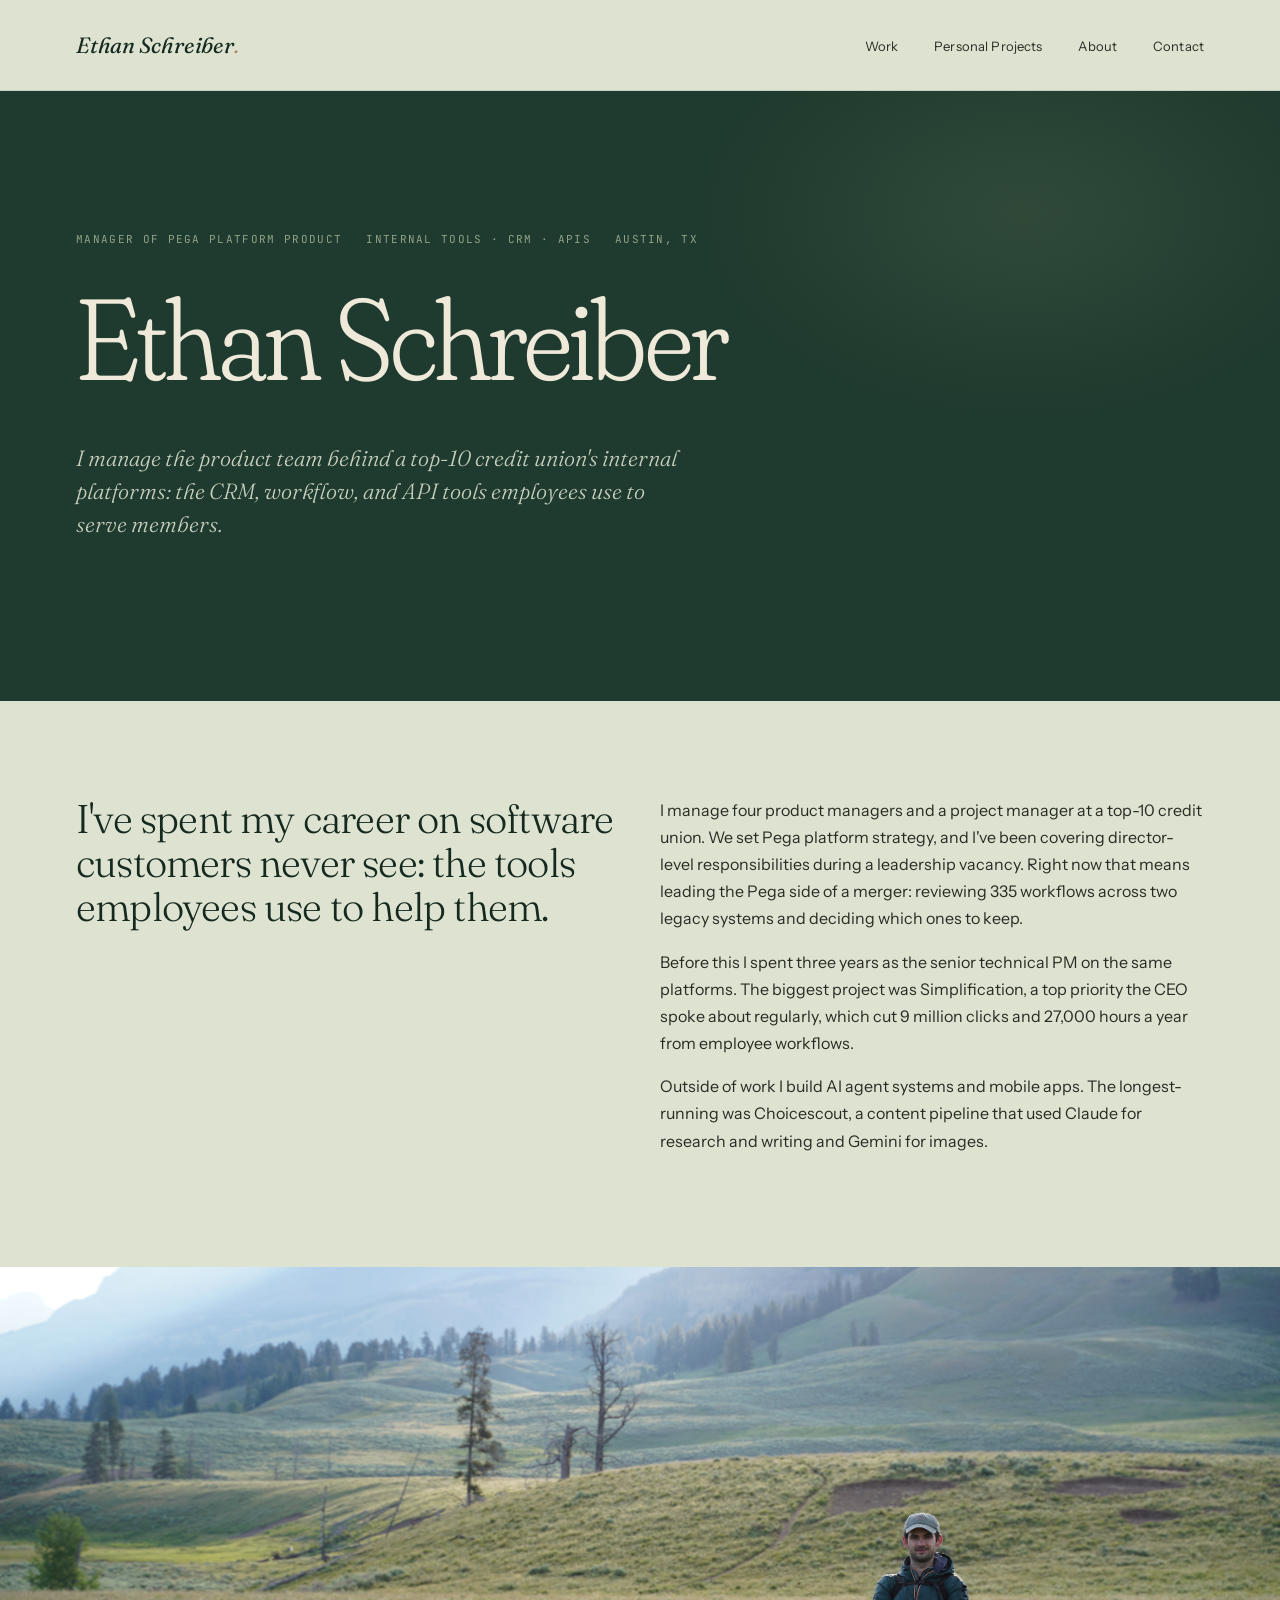
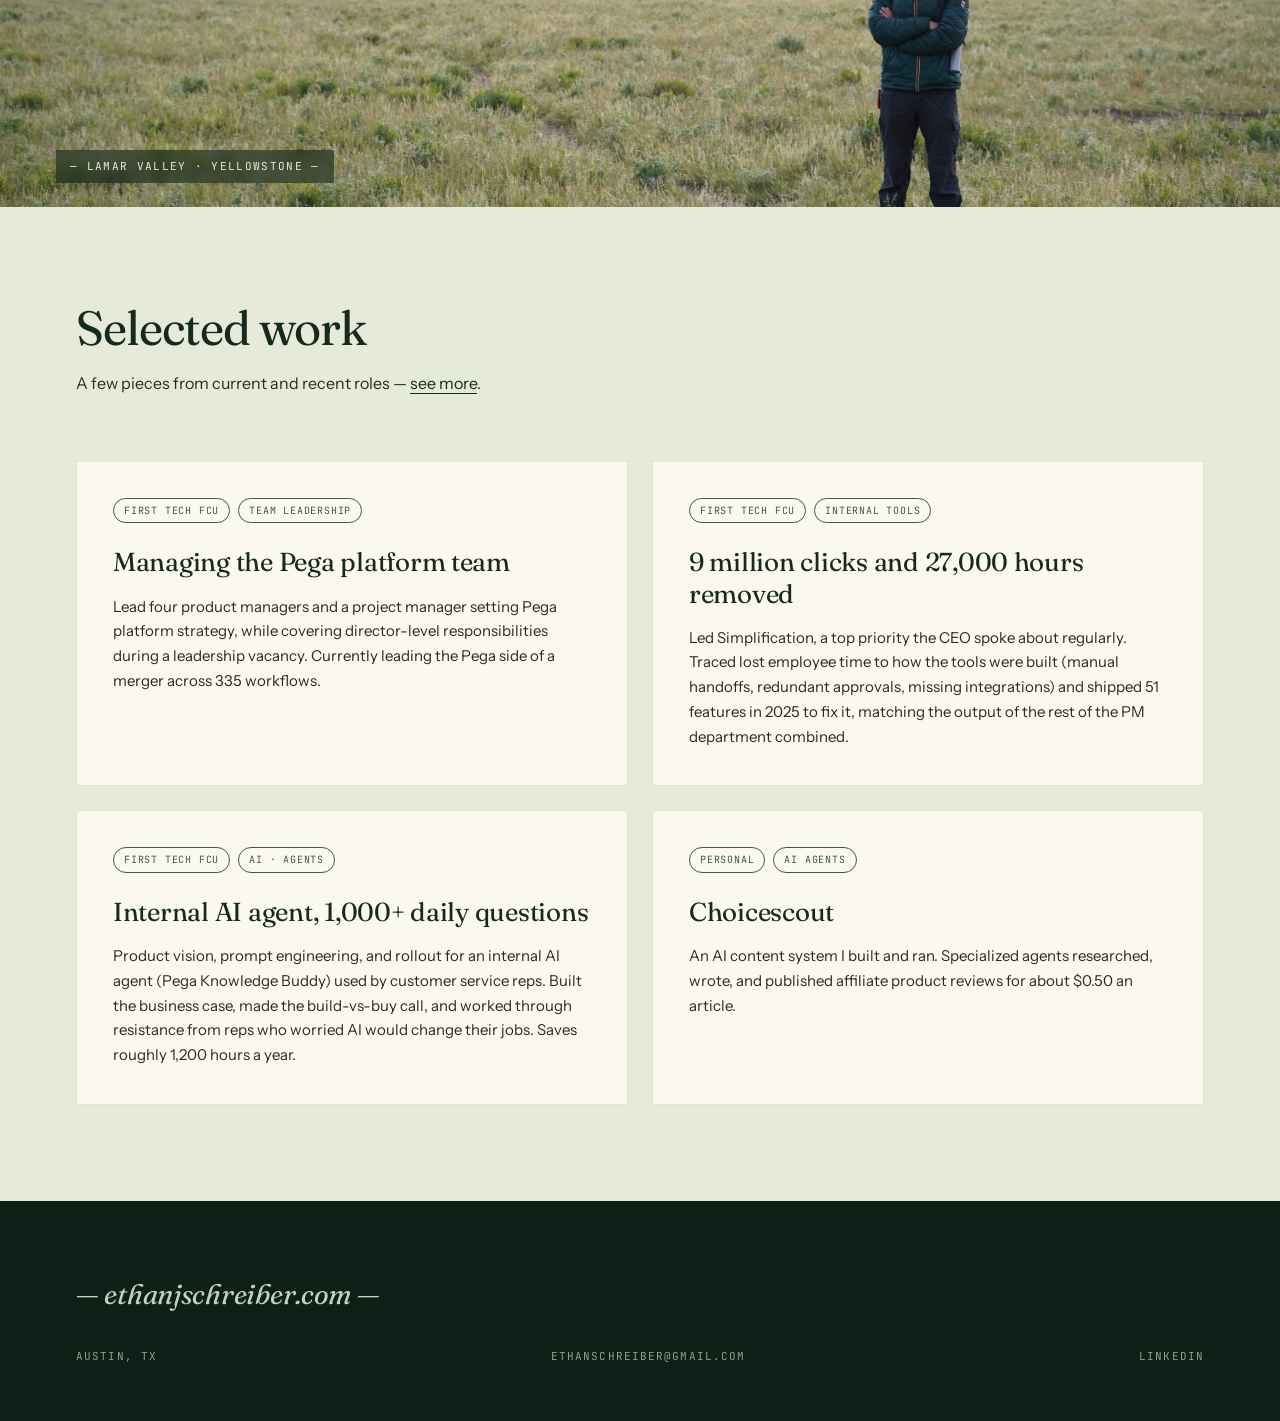
<file: index.html>
<!DOCTYPE html>
<html lang="en">
<head>
  <meta charset="UTF-8" />
  <meta name="viewport" content="width=device-width, initial-scale=1.0" />
  <meta name="description" content="Ethan Schreiber — product manager and team lead for internal tools, CRM platforms, and the APIs behind them." />
  <title>Ethan Schreiber — Product Manager, Internal Tools & CRM</title>
  <link rel="icon" type="image/svg+xml" href="/favicon.svg">
  <link rel="preconnect" href="https://fonts.googleapis.com">
  <link rel="preconnect" href="https://fonts.gstatic.com" crossorigin>
  <link href="https://fonts.googleapis.com/css2?family=Fraunces:ital,opsz,wght@0,9..144,300;0,9..144,400;0,9..144,500;0,9..144,600;1,9..144,300;1,9..144,400&family=Instrument+Sans:wght@400;500;600&family=JetBrains+Mono:wght@400;500&display=swap" rel="stylesheet">
  <link rel="stylesheet" href="/styles.css">
</head>
<body>

<nav class="site-nav">
  <div class="wrap">
    <div class="row">
      <a href="/" class="logo">Ethan Schreiber<span class="dot">.</span></a>
      <ul>
        <li><a href="/work.html">Work</a></li>
        <li><a href="/projects.html">Personal Projects</a></li>
        <li><a href="/about.html">About</a></li>
        <li><a href="/contact.html">Contact</a></li>
      </ul>
    </div>
  </div>
</nav>

<header class="hero">
  <div class="wrap">
    <div class="meta">
      <span>Manager of Pega Platform Product</span>
      <span>Internal Tools · CRM · APIs</span>
      <span>Austin, TX</span>
    </div>
    <h1>Ethan Schreiber</h1>
    <p class="lede">I manage the product team behind a top-10 credit union's internal platforms: the CRM, workflow, and API tools employees use to serve members.</p>
  </div>
</header>

<section class="surface-tea">
  <div class="wrap">
    <div class="intro-grid">
      <div class="pull">
        I've spent my career on software customers never see: the tools employees use to help them.
      </div>
      <div class="body">
        <p>I manage four product managers and a project manager at a top-10 credit union. We set Pega platform strategy, and I've been covering director-level responsibilities during a leadership vacancy. Right now that means leading the Pega side of a merger: reviewing 335 workflows across two legacy systems and deciding which ones to keep.</p>
        <p>Before this I spent three years as the senior technical PM on the same platforms. The biggest project was Simplification, a top priority the CEO spoke about regularly, which cut 9 million clicks and 27,000 hours a year from employee workflows.</p>
        <p>Outside of work I build AI agent systems and mobile apps. The longest-running was Choicescout, a content pipeline that used Claude for research and writing and Gemini for images.</p>
      </div>
    </div>
  </div>
</section>

<div class="image-strip">
  <img src="/images/ethan-landscape.jpg" alt="Ethan in a wide grass valley with mountains behind him." />
  <span class="caption">— Lamar Valley · Yellowstone —</span>
</div>

<section class="surface-soft">
  <div class="wrap">
    <div class="sec-head">
      <div class="sec-title">
        <h2>Selected work</h2>
        <p>A few pieces from current and recent roles — <a href="/work.html" style="color:var(--forest-deep);border-bottom:1px solid var(--forest-deep);text-decoration:none;">see more</a>.</p>
      </div>
    </div>

    <div class="case-grid">
      <article class="case-card">
        <div class="tag-row">
          <span class="tag">First Tech FCU</span>
          <span class="tag">Team Leadership</span>
        </div>
        <h3>Managing the Pega platform team</h3>
        <p>Lead four product managers and a project manager setting Pega platform strategy, while covering director-level responsibilities during a leadership vacancy. Currently leading the Pega side of a merger across 335 workflows.</p>
      </article>

      <article class="case-card">
        <div class="tag-row">
          <span class="tag">First Tech FCU</span>
          <span class="tag">Internal Tools</span>
        </div>
        <h3>9 million clicks and 27,000 hours removed</h3>
        <p>Led Simplification, a top priority the CEO spoke about regularly. Traced lost employee time to how the tools were built (manual handoffs, redundant approvals, missing integrations) and shipped 51 features in 2025 to fix it, matching the output of the rest of the PM department combined.</p>
      </article>

      <article class="case-card">
        <div class="tag-row">
          <span class="tag">First Tech FCU</span>
          <span class="tag">AI · Agents</span>
        </div>
        <h3>Internal AI agent, 1,000+ daily questions</h3>
        <p>Product vision, prompt engineering, and rollout for an internal AI agent (Pega Knowledge Buddy) used by customer service reps. Built the business case, made the build-vs-buy call, and worked through resistance from reps who worried AI would change their jobs. Saves roughly 1,200 hours a year.</p>
      </article>

      <article class="case-card">
        <div class="tag-row">
          <span class="tag">Personal</span>
          <span class="tag">AI Agents</span>
        </div>
        <h3>Choicescout</h3>
        <p>An AI content system I built and ran. Specialized agents researched, wrote, and published affiliate product reviews for about $0.50 an article.</p>
      </article>
    </div>
  </div>
</section>

<footer class="site-foot">
  <div class="wrap">
    <div class="seal">— ethanjschreiber.com —</div>
    <div class="row">
      <div>Austin, TX</div>
      <div><a href="mailto:ethanschreiber@gmail.com">ethanschreiber@gmail.com</a></div>
      <div><a href="https://www.linkedin.com/in/ethanjamesschreiber/" target="_blank" rel="noopener">LinkedIn</a></div>
    </div>
  </div>
</footer>

</body>
</html>
</file>
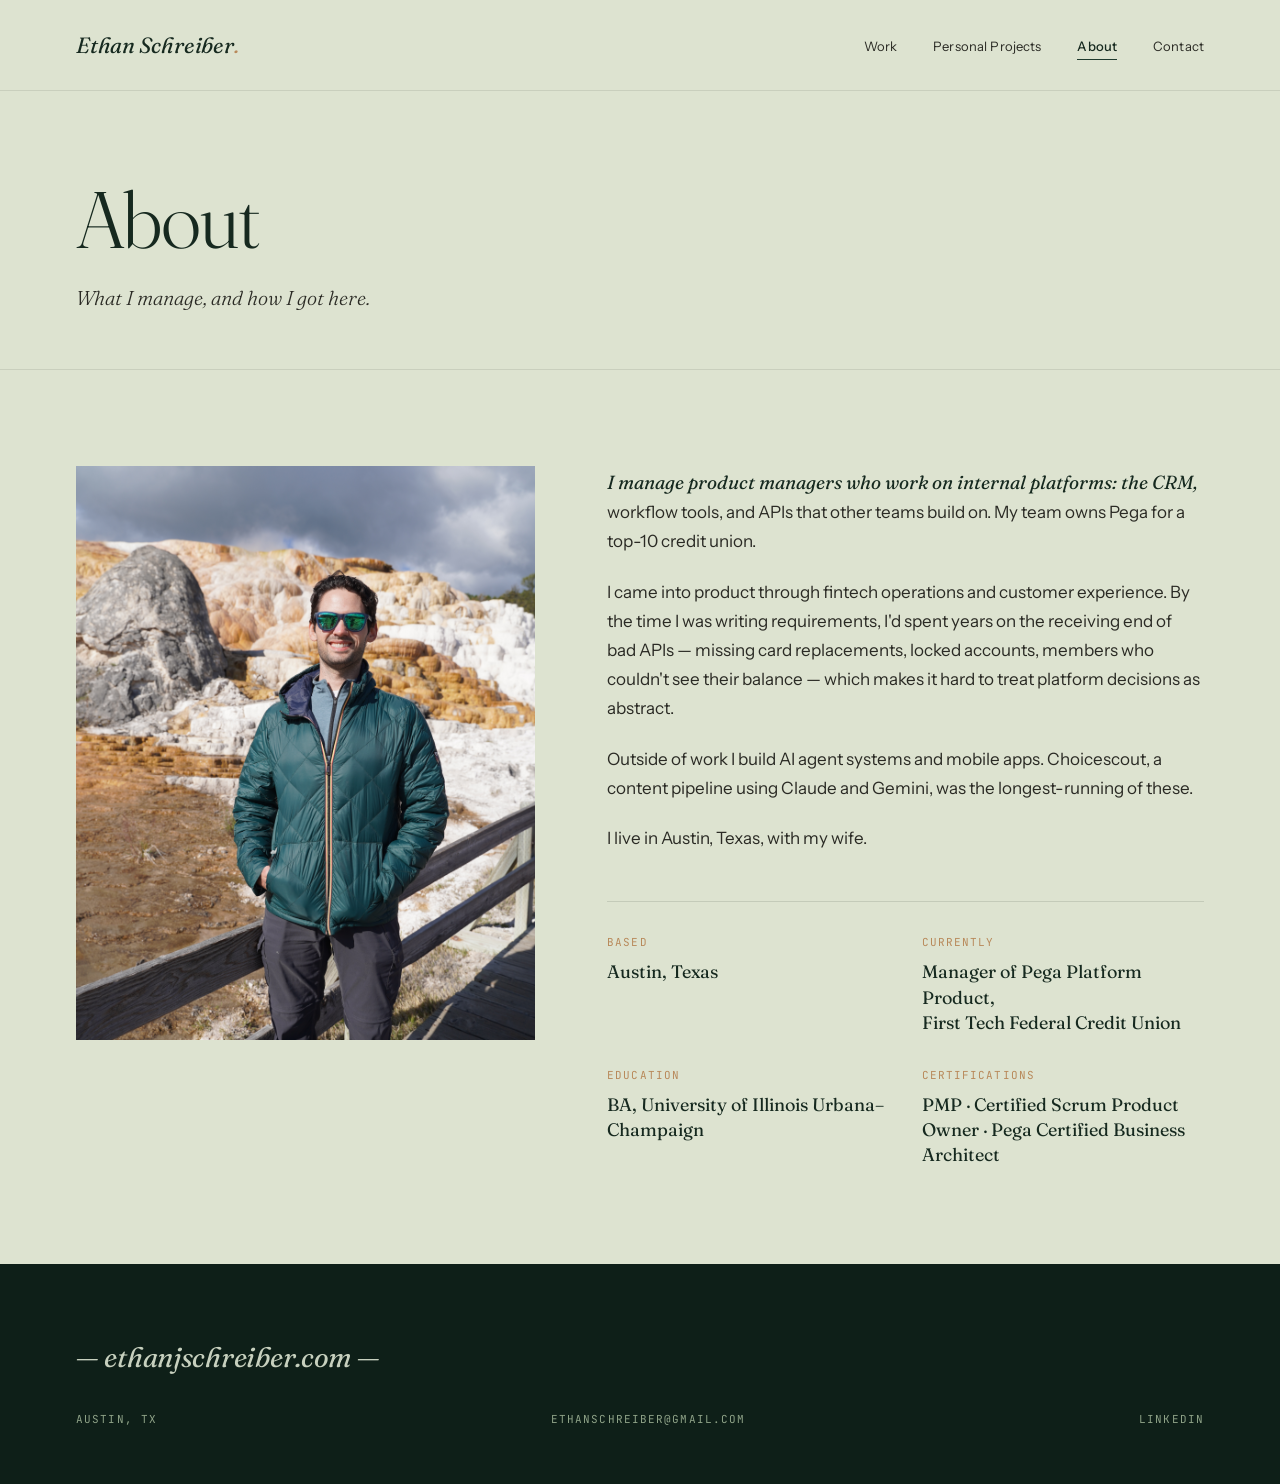
<file: about.html>
<!DOCTYPE html>
<html lang="en">
<head>
  <meta charset="UTF-8" />
  <meta name="viewport" content="width=device-width, initial-scale=1.0" />
  <meta name="description" content="About Ethan Schreiber — a product manager and team lead in Austin, TX, working on internal tools, CRM platforms, and the integrations behind them." />
  <title>About — Ethan Schreiber</title>
  <link rel="icon" type="image/svg+xml" href="/favicon.svg">
  <link rel="preconnect" href="https://fonts.googleapis.com">
  <link rel="preconnect" href="https://fonts.gstatic.com" crossorigin>
  <link href="https://fonts.googleapis.com/css2?family=Fraunces:ital,opsz,wght@0,9..144,300;0,9..144,400;0,9..144,500;0,9..144,600;1,9..144,300;1,9..144,400&family=Instrument+Sans:wght@400;500;600&family=JetBrains+Mono:wght@400;500&display=swap" rel="stylesheet">
  <link rel="stylesheet" href="/styles.css">
</head>
<body>

<nav class="site-nav">
  <div class="wrap">
    <div class="row">
      <a href="/" class="logo">Ethan Schreiber<span class="dot">.</span></a>
      <ul>
        <li><a href="/work.html">Work</a></li>
        <li><a href="/projects.html">Personal Projects</a></li>
        <li class="active"><a href="/about.html">About</a></li>
        <li><a href="/contact.html">Contact</a></li>
      </ul>
    </div>
  </div>
</nav>

<header class="page-head">
  <div class="wrap">
    <div class="row">
      <div>
        <h1>About</h1>
        <p class="lede">What I manage, and how I got here.</p>
      </div>
    </div>
  </div>
</header>

<section class="surface-tea">
  <div class="wrap">
    <div class="about-grid">
      <div class="about-photo">
        <img src="/images/ethan-portrait.jpg" alt="Ethan Schreiber" />
      </div>

      <div>
        <div class="prose">
          <p>I manage product managers who work on internal platforms: the CRM, workflow tools, and APIs that other teams build on. My team owns Pega for a top-10 credit union.</p>
          <p>I came into product through fintech operations and customer experience. By the time I was writing requirements, I'd spent years on the receiving end of bad APIs — missing card replacements, locked accounts, members who couldn't see their balance — which makes it hard to treat platform decisions as abstract.</p>
          <p>Outside of work I build AI agent systems and mobile apps. Choicescout, a content pipeline using Claude and Gemini, was the longest-running of these.</p>
          <p>I live in Austin, Texas, with my wife.</p>
        </div>

        <div class="about-meta">
          <div class="item">
            <span class="key">Based</span>
            <div class="val">Austin, Texas</div>
          </div>
          <div class="item">
            <span class="key">Currently</span>
            <div class="val">Manager of Pega Platform Product,<br/>First Tech Federal Credit Union</div>
          </div>
          <div class="item">
            <span class="key">Education</span>
            <div class="val">BA, University of Illinois Urbana–Champaign</div>
          </div>
          <div class="item">
            <span class="key">Certifications</span>
            <div class="val">PMP · Certified Scrum Product Owner · Pega Certified Business Architect</div>
          </div>
        </div>
      </div>
    </div>
  </div>
</section>

<footer class="site-foot">
  <div class="wrap">
    <div class="seal">— ethanjschreiber.com —</div>
    <div class="row">
      <div>Austin, TX</div>
      <div><a href="mailto:ethanschreiber@gmail.com">ethanschreiber@gmail.com</a></div>
      <div><a href="https://www.linkedin.com/in/ethanjamesschreiber/" target="_blank" rel="noopener">LinkedIn</a></div>
    </div>
  </div>
</footer>

</body>
</html>
</file>
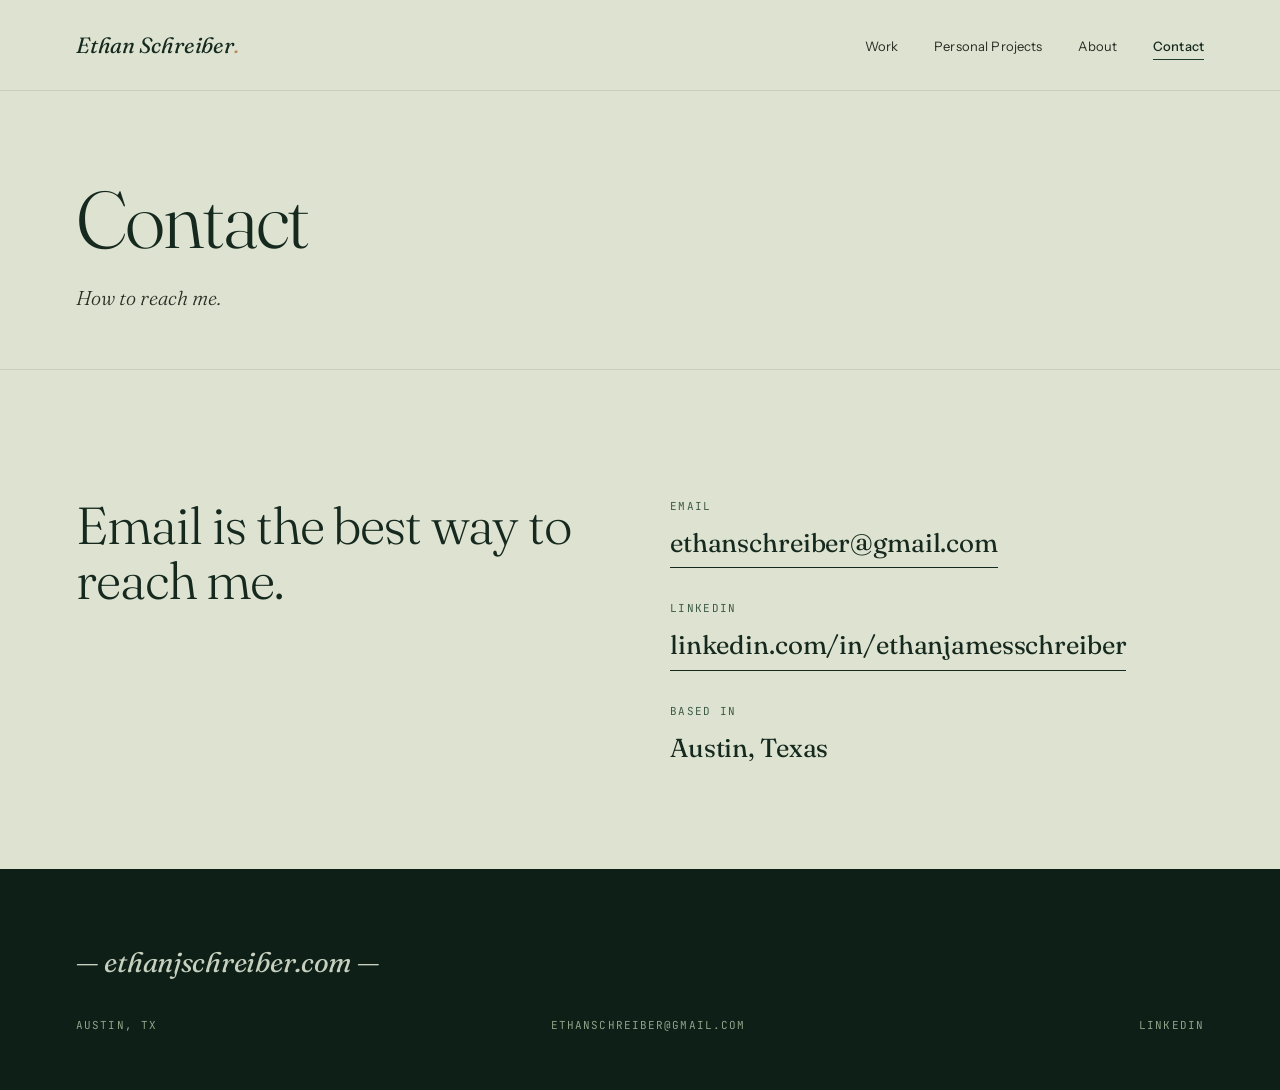
<file: contact.html>
<!DOCTYPE html>
<html lang="en">
<head>
  <meta charset="UTF-8" />
  <meta name="viewport" content="width=device-width, initial-scale=1.0" />
  <meta name="description" content="Contact Ethan Schreiber — email and LinkedIn." />
  <title>Contact — Ethan Schreiber</title>
  <link rel="icon" type="image/svg+xml" href="/favicon.svg">
  <link rel="preconnect" href="https://fonts.googleapis.com">
  <link rel="preconnect" href="https://fonts.gstatic.com" crossorigin>
  <link href="https://fonts.googleapis.com/css2?family=Fraunces:ital,opsz,wght@0,9..144,300;0,9..144,400;0,9..144,500;0,9..144,600;1,9..144,300;1,9..144,400&family=Instrument+Sans:wght@400;500;600&family=JetBrains+Mono:wght@400;500&display=swap" rel="stylesheet">
  <link rel="stylesheet" href="/styles.css">
</head>
<body>

<nav class="site-nav">
  <div class="wrap">
    <div class="row">
      <a href="/" class="logo">Ethan Schreiber<span class="dot">.</span></a>
      <ul>
        <li><a href="/work.html">Work</a></li>
        <li><a href="/projects.html">Personal Projects</a></li>
        <li><a href="/about.html">About</a></li>
        <li class="active"><a href="/contact.html">Contact</a></li>
      </ul>
    </div>
  </div>
</nav>

<header class="page-head">
  <div class="wrap">
    <div class="row">
      <div>
        <h1>Contact</h1>
        <p class="lede">How to reach me.</p>
      </div>
    </div>
  </div>
</header>

<section class="surface-tea">
  <div class="wrap">
    <div class="contact-block">
      <div class="pull">
        Email is the best way to reach me.
      </div>

      <div class="channels">
        <div class="channel">
          <span class="label">Email</span>
          <a href="mailto:ethanschreiber@gmail.com">ethanschreiber@gmail.com</a>
        </div>
        <div class="channel">
          <span class="label">LinkedIn</span>
          <a href="https://www.linkedin.com/in/ethanjamesschreiber/" target="_blank" rel="noopener">linkedin.com/in/ethanjamesschreiber</a>
        </div>
        <div class="channel">
          <span class="label">Based in</span>
          <a href="#" style="cursor:default;border-bottom-color:transparent;">Austin, Texas</a>
        </div>
      </div>
    </div>
  </div>
</section>

<footer class="site-foot">
  <div class="wrap">
    <div class="seal">— ethanjschreiber.com —</div>
    <div class="row">
      <div>Austin, TX</div>
      <div><a href="mailto:ethanschreiber@gmail.com">ethanschreiber@gmail.com</a></div>
      <div><a href="https://www.linkedin.com/in/ethanjamesschreiber/" target="_blank" rel="noopener">LinkedIn</a></div>
    </div>
  </div>
</footer>

</body>
</html>
</file>
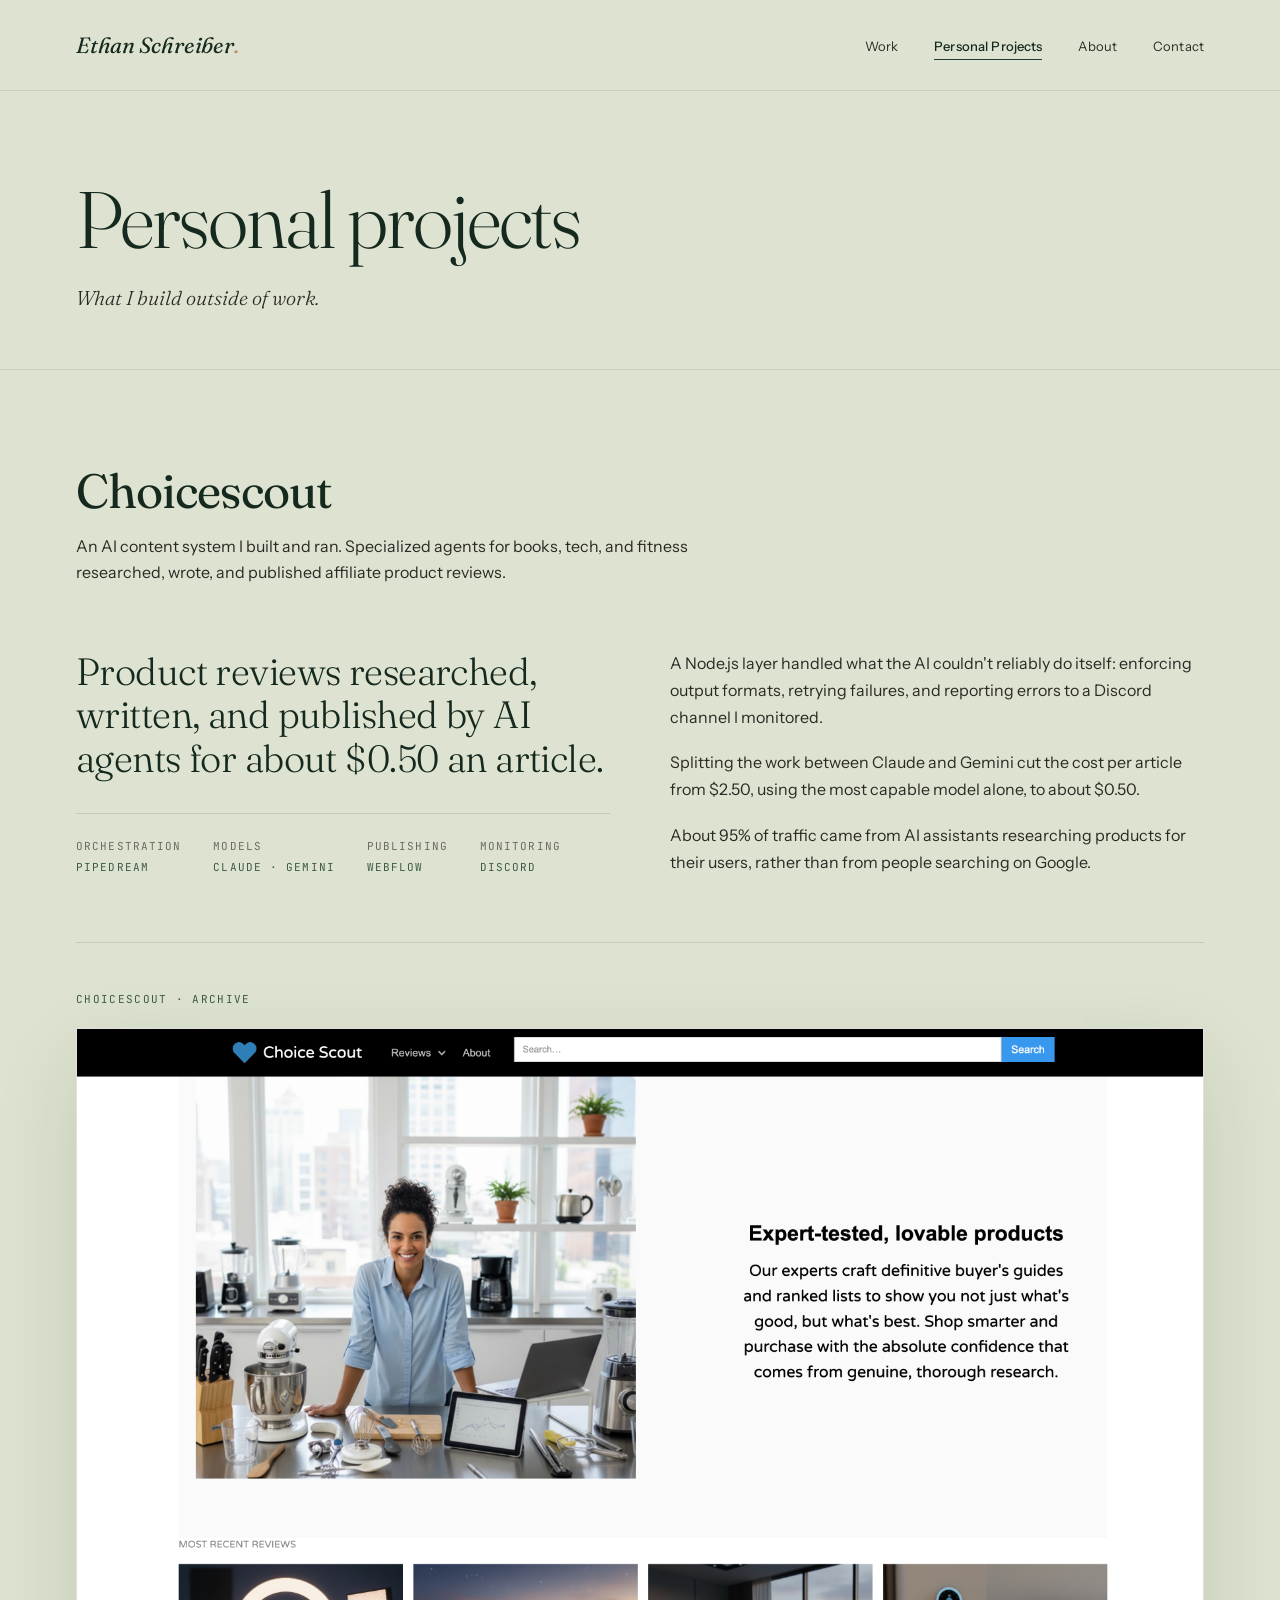
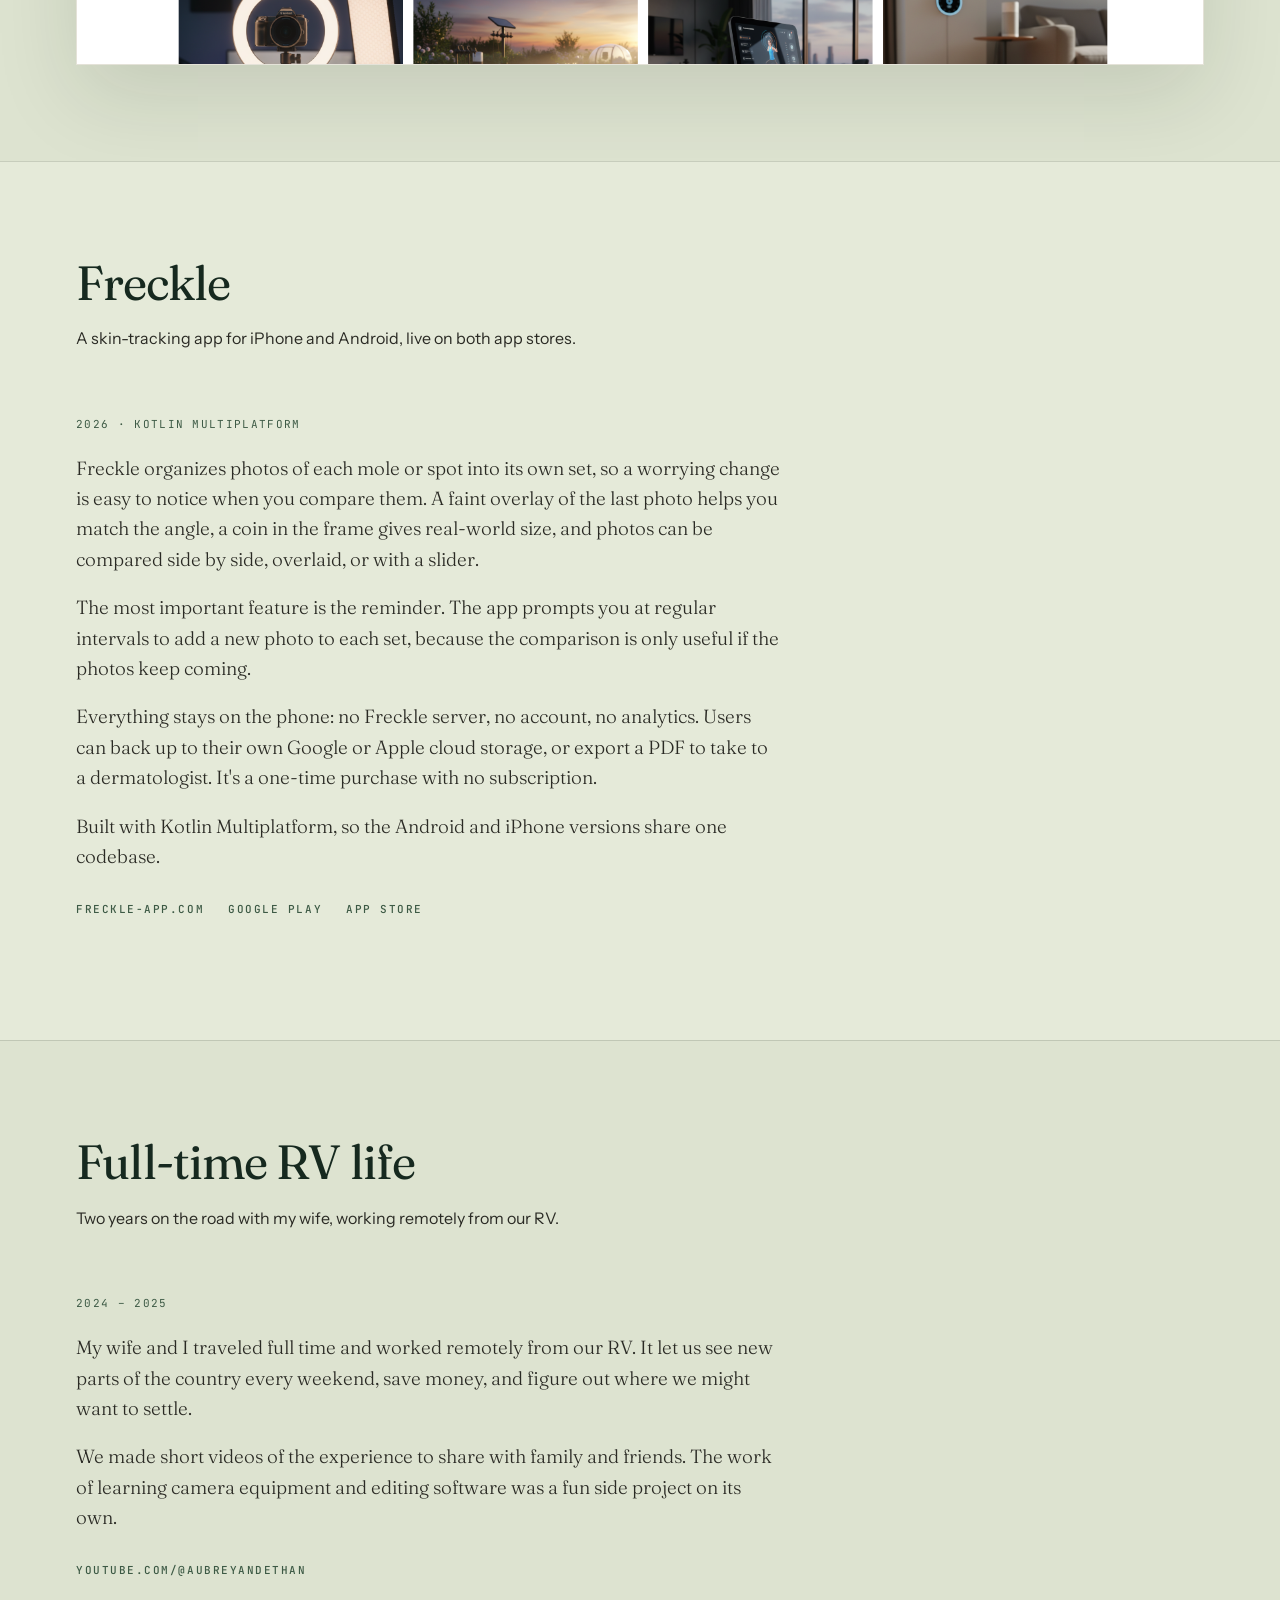
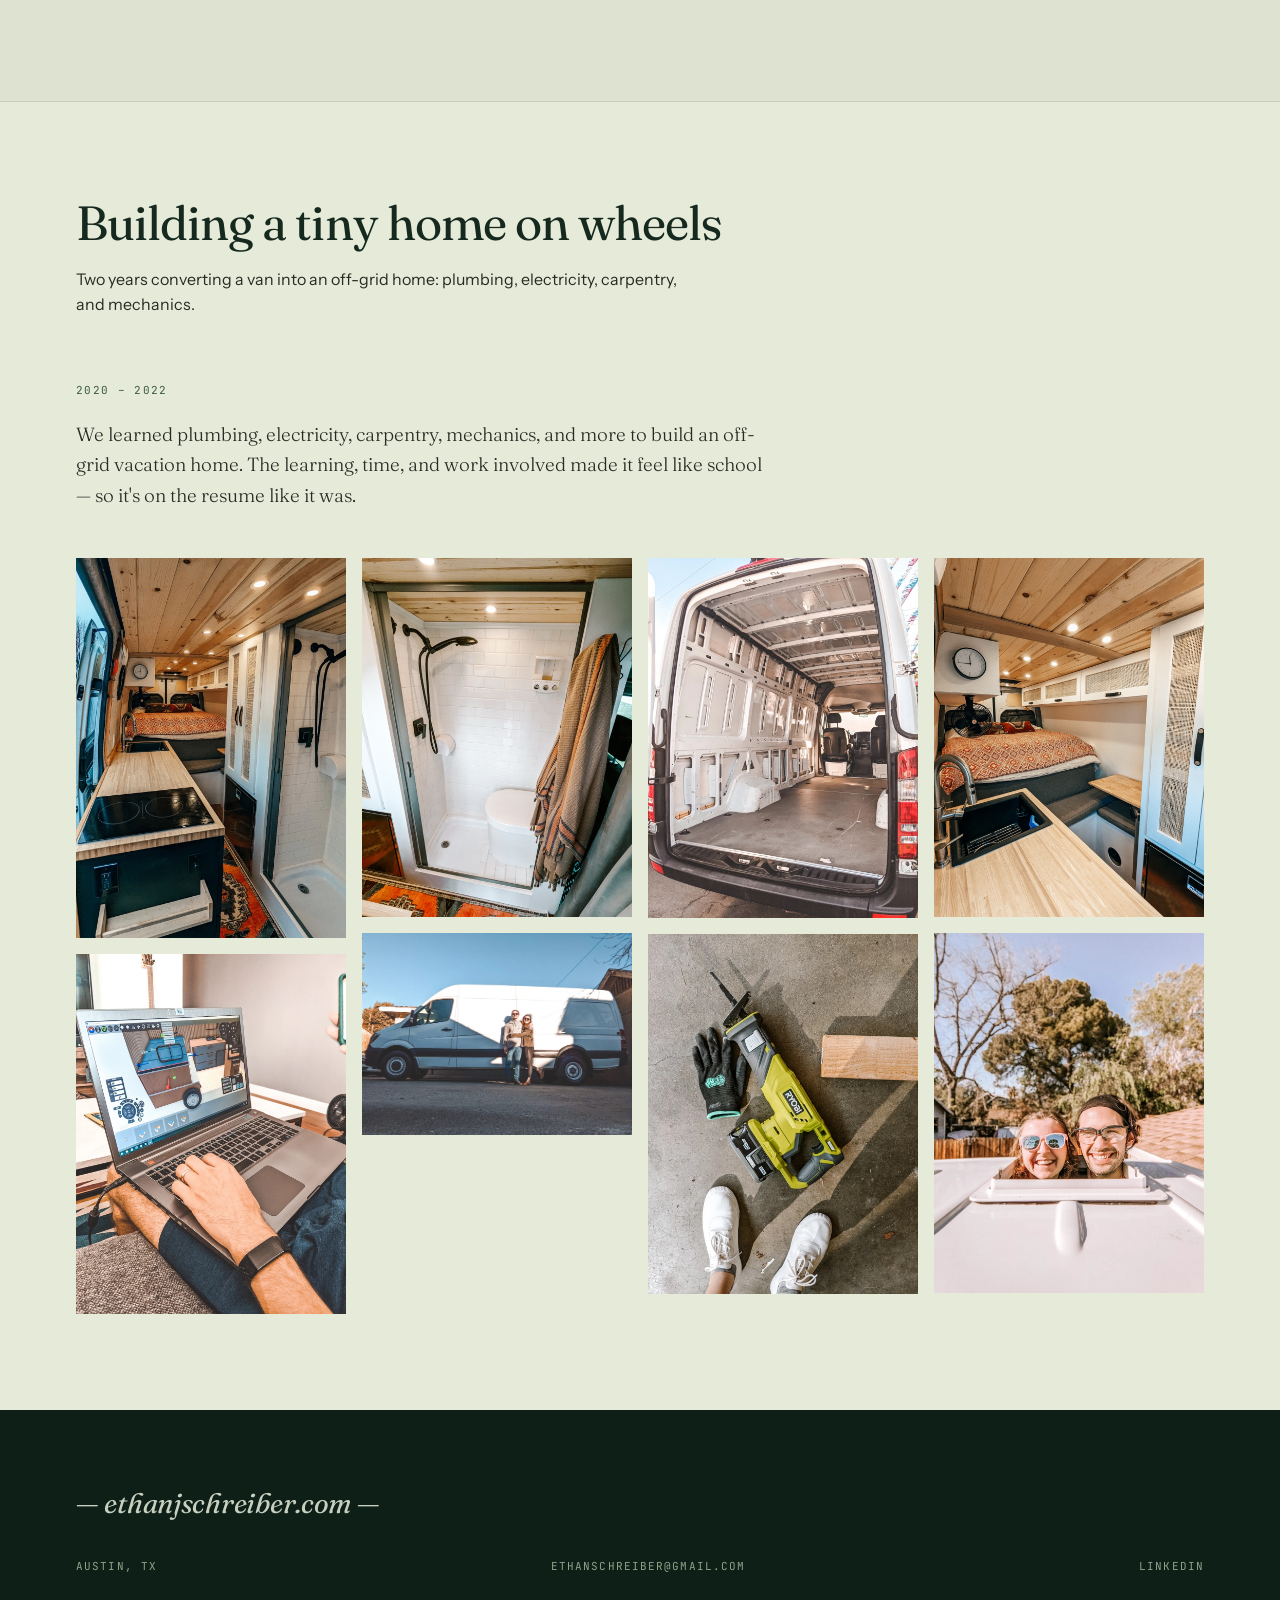
<file: projects.html>
<!DOCTYPE html>
<html lang="en">
<head>
  <meta charset="UTF-8" />
  <meta name="viewport" content="width=device-width, initial-scale=1.0" />
  <meta name="description" content="Personal projects by Ethan Schreiber — Choicescout, an AI content system, Freckle, a cross-platform mobile app, and other independent work." />
  <title>Personal Projects — Ethan Schreiber</title>
  <link rel="icon" type="image/svg+xml" href="/favicon.svg">
  <link rel="preconnect" href="https://fonts.googleapis.com">
  <link rel="preconnect" href="https://fonts.gstatic.com" crossorigin>
  <link href="https://fonts.googleapis.com/css2?family=Fraunces:ital,opsz,wght@0,9..144,300;0,9..144,400;0,9..144,500;0,9..144,600;1,9..144,300;1,9..144,400&family=Instrument+Sans:wght@400;500;600&family=JetBrains+Mono:wght@400;500&display=swap" rel="stylesheet">
  <link rel="stylesheet" href="/styles.css">
</head>
<body>

<nav class="site-nav">
  <div class="wrap">
    <div class="row">
      <a href="/" class="logo">Ethan Schreiber<span class="dot">.</span></a>
      <ul>
        <li><a href="/work.html">Work</a></li>
        <li class="active"><a href="/projects.html">Personal Projects</a></li>
        <li><a href="/about.html">About</a></li>
        <li><a href="/contact.html">Contact</a></li>
      </ul>
    </div>
  </div>
</nav>

<header class="page-head">
  <div class="wrap">
    <div class="row">
      <div>
        <h1>Personal projects</h1>
        <p class="lede">What I build outside of work.</p>
      </div>
    </div>
  </div>
</header>

<section class="surface-tea">
  <div class="wrap">
    <div class="sec-head">
      <div class="sec-title">
        <h2>Choicescout</h2>
        <p>An AI content system I built and ran. Specialized agents for books, tech, and fitness researched, wrote, and published affiliate product reviews.</p>
      </div>
    </div>

    <div class="feature-project">
      <div>
        <div class="lead">
          Product reviews researched, written, and published by AI agents for about $0.50 an article.
        </div>
        <div class="meta-row">
          <div>
            <span class="key">Orchestration</span>
            Pipedream
          </div>
          <div>
            <span class="key">Models</span>
            Claude · Gemini
          </div>
          <div>
            <span class="key">Publishing</span>
            Webflow
          </div>
          <div>
            <span class="key">Monitoring</span>
            Discord
          </div>
        </div>
      </div>
      <div class="body">
        <p>A Node.js layer handled what the AI couldn't reliably do itself: enforcing output formats, retrying failures, and reporting errors to a Discord channel I monitored.</p>
        <p>Splitting the work between Claude and Gemini cut the cost per article from $2.50, using the most capable model alone, to about $0.50.</p>
        <p>About 95% of traffic came from AI assistants researching products for their users, rather than from people searching on Google.</p>
      </div>
    </div>

    <div class="project-shot">
      <span class="label">Choicescout · Archive</span>
      <a class="frame" href="https://ethanjschreiber.github.io/choicescout-archive/" target="_blank" rel="noopener">
        <img src="/images/choicescout.png" alt="Choicescout homepage — Expert-tested, lovable products" loading="lazy" />
      </a>
    </div>
  </div>
</section>

<section class="surface-soft">
  <div class="wrap">
    <div class="sec-head">
      <div class="sec-title">
        <h2>Freckle</h2>
        <p>A skin-tracking app for iPhone and Android, live on both app stores.</p>
      </div>
    </div>

    <div class="travel-entry">
      <div class="meta">2026 · Kotlin Multiplatform</div>
      <div class="body">
        <p>Freckle organizes photos of each mole or spot into its own set, so a worrying change is easy to notice when you compare them. A faint overlay of the last photo helps you match the angle, a coin in the frame gives real-world size, and photos can be compared side by side, overlaid, or with a slider.</p>
        <p>The most important feature is the reminder. The app prompts you at regular intervals to add a new photo to each set, because the comparison is only useful if the photos keep coming.</p>
        <p>Everything stays on the phone: no Freckle server, no account, no analytics. Users can back up to their own Google or Apple cloud storage, or export a PDF to take to a dermatologist. It's a one-time purchase with no subscription.</p>
        <p>Built with Kotlin Multiplatform, so the Android and iPhone versions share one codebase.</p>
        <ul class="links">
          <li><a href="https://freckle-app.com/" target="_blank" rel="noopener">freckle-app.com</a></li>
          <li><a href="https://play.google.com/store/apps/details?id=com.freckle.android" target="_blank" rel="noopener">Google Play</a></li>
          <li><a href="https://apps.apple.com/us/app/freckle-app/id6777828034" target="_blank" rel="noopener">App Store</a></li>
        </ul>
      </div>
    </div>
  </div>
</section>

<section class="surface-tea">
  <div class="wrap">
    <div class="sec-head">
      <div class="sec-title">
        <h2>Full-time RV life</h2>
        <p>Two years on the road with my wife, working remotely from our RV.</p>
      </div>
    </div>

    <div class="travel-entry">
      <div class="meta">2024 – 2025</div>
      <div class="body">
        <p>My wife and I traveled full time and worked remotely from our RV. It let us see new parts of the country every weekend, save money, and figure out where we might want to settle.</p>
        <p>We made short videos of the experience to share with family and friends. The work of learning camera equipment and editing software was a fun side project on its own.</p>
        <ul class="links">
          <li><a href="https://www.youtube.com/@aubreyandethan" target="_blank" rel="noopener">youtube.com/@aubreyandethan</a></li>
        </ul>
      </div>
    </div>
  </div>
</section>

<section class="surface-soft">
  <div class="wrap">
    <div class="sec-head">
      <div class="sec-title">
        <h2>Building a tiny home on wheels</h2>
        <p>Two years converting a van into an off-grid home: plumbing, electricity, carpentry, and mechanics.</p>
      </div>
    </div>

    <div class="travel-entry">
      <div class="meta">2020 – 2022</div>
      <div class="body">
        <p>We learned plumbing, electricity, carpentry, mechanics, and more to build an off-grid vacation home. The learning, time, and work involved made it feel like school — so it's on the resume like it was.</p>
      </div>
    </div>

    <div class="van-gallery">
      <figure><img src="/images/van-1.jpg" alt="Van build — 1" loading="lazy" /></figure>
      <figure><img src="/images/van-2.jpg" alt="Van build — 2" loading="lazy" /></figure>
      <figure><img src="/images/van-3.jpg" alt="Van build — 3" loading="lazy" /></figure>
      <figure><img src="/images/van-4.jpg" alt="Van build — 4" loading="lazy" /></figure>
      <figure><img src="/images/van-5.jpg" alt="Van build — 5" loading="lazy" /></figure>
      <figure><img src="/images/van-6.jpg" alt="Van build — 6" loading="lazy" /></figure>
      <figure><img src="/images/van-7.jpg" alt="Van build — 7" loading="lazy" /></figure>
      <figure><img src="/images/van-8.jpg" alt="Van build — 8" loading="lazy" /></figure>
    </div>
  </div>
</section>

<footer class="site-foot">
  <div class="wrap">
    <div class="seal">— ethanjschreiber.com —</div>
    <div class="row">
      <div>Austin, TX</div>
      <div><a href="mailto:ethanschreiber@gmail.com">ethanschreiber@gmail.com</a></div>
      <div><a href="https://www.linkedin.com/in/ethanjamesschreiber/" target="_blank" rel="noopener">LinkedIn</a></div>
    </div>
  </div>
</footer>

</body>
</html>
</file>
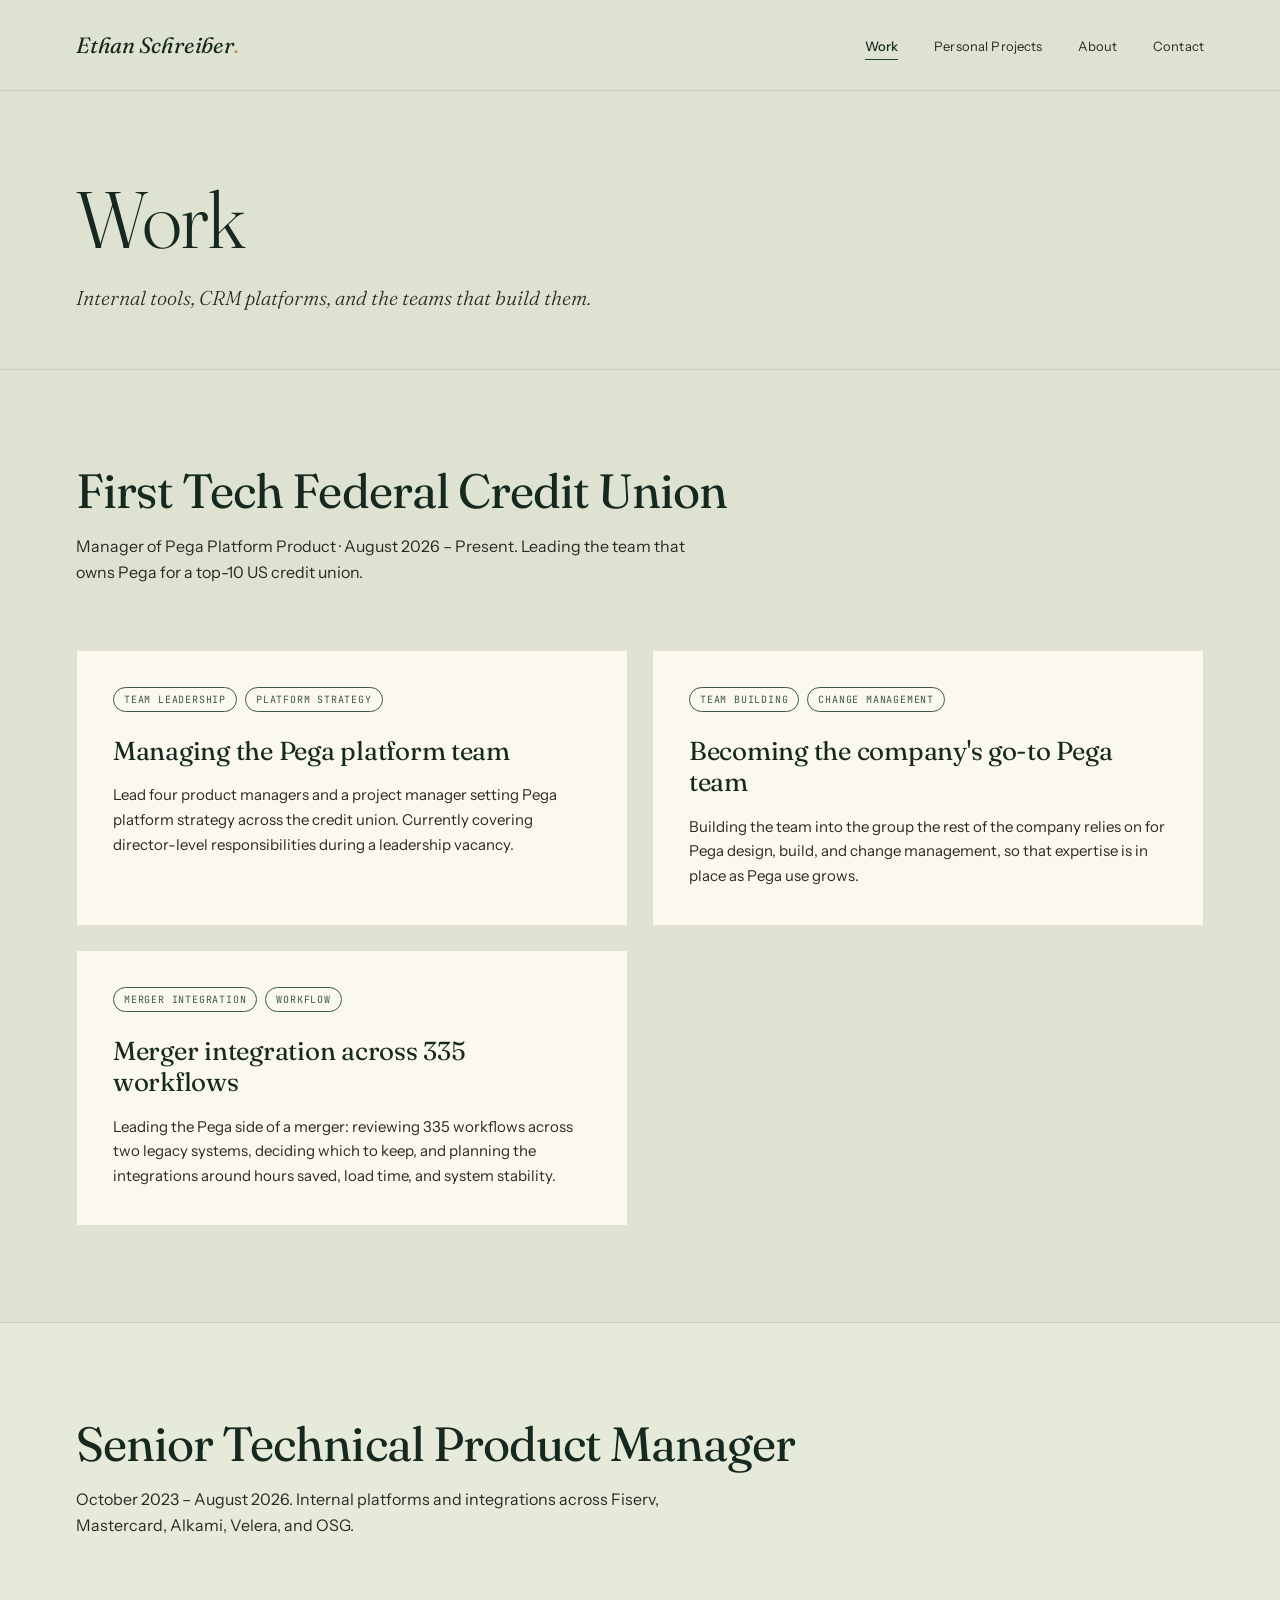
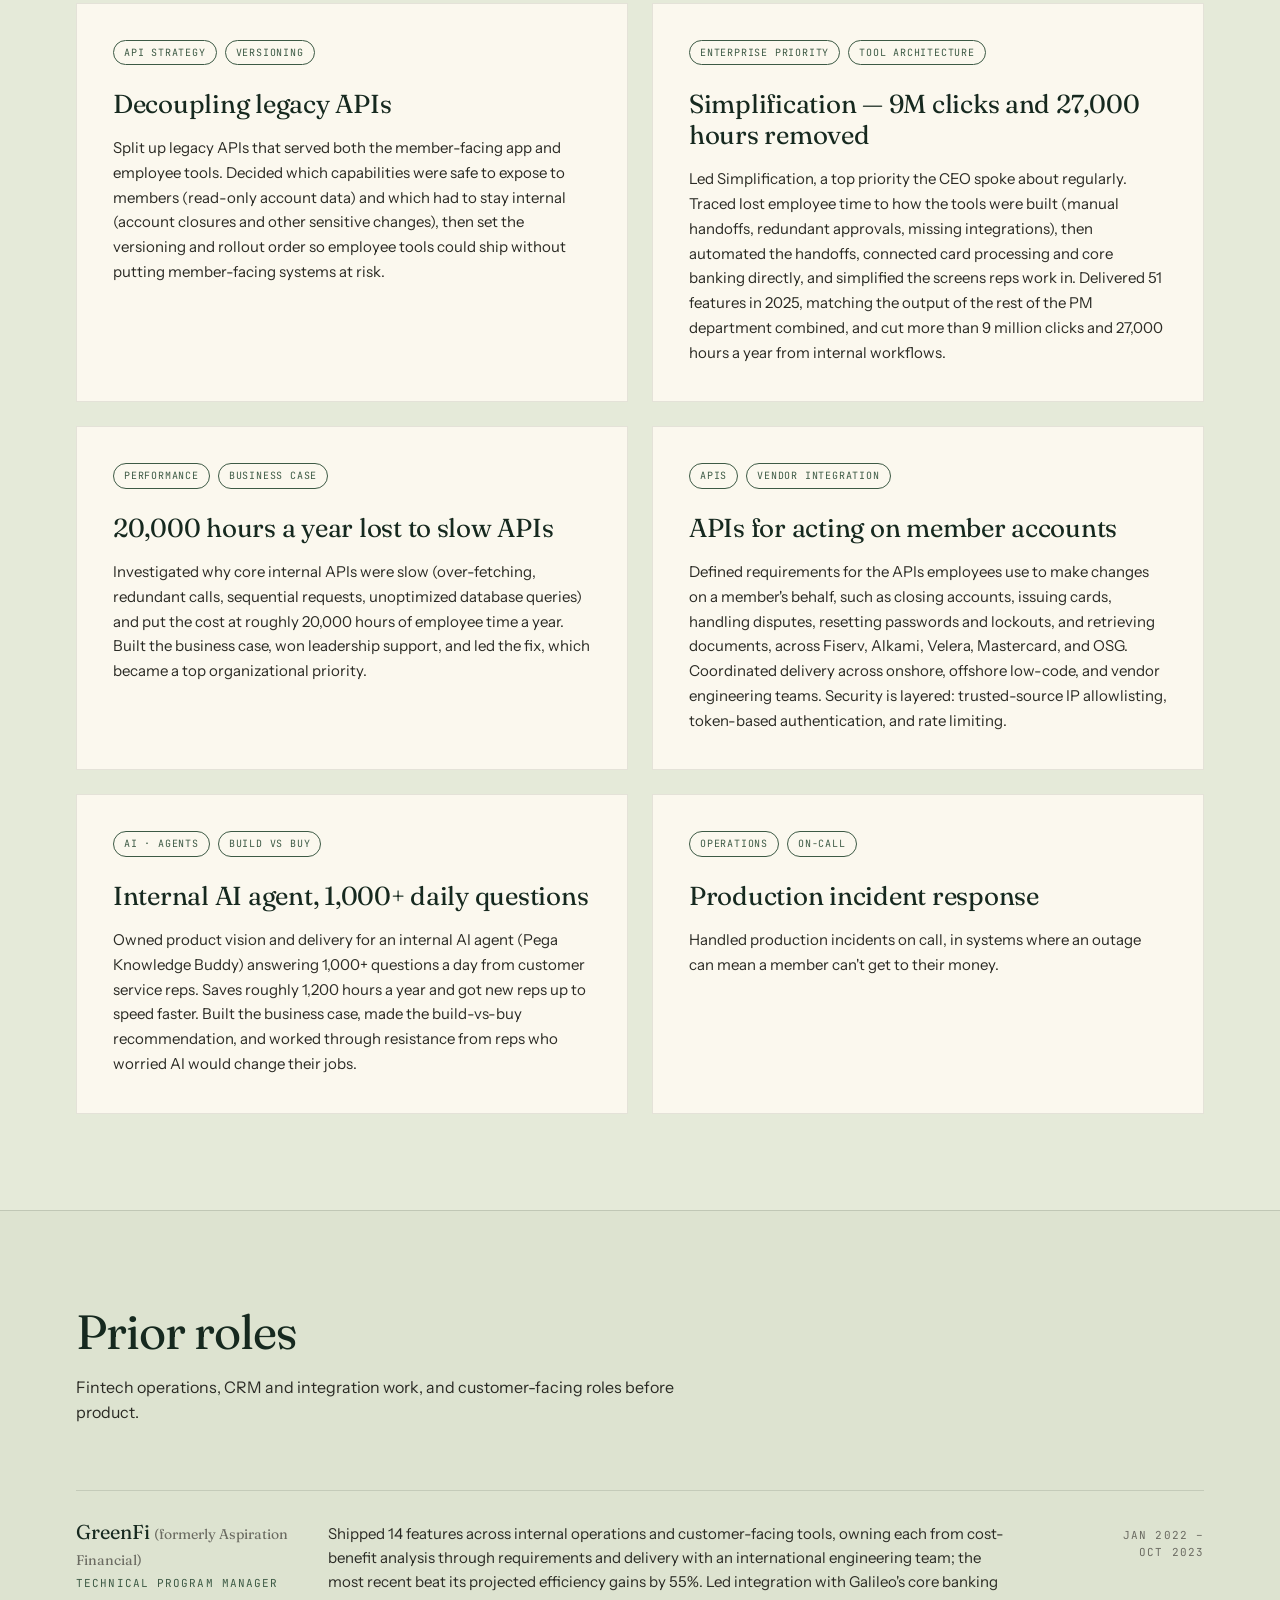
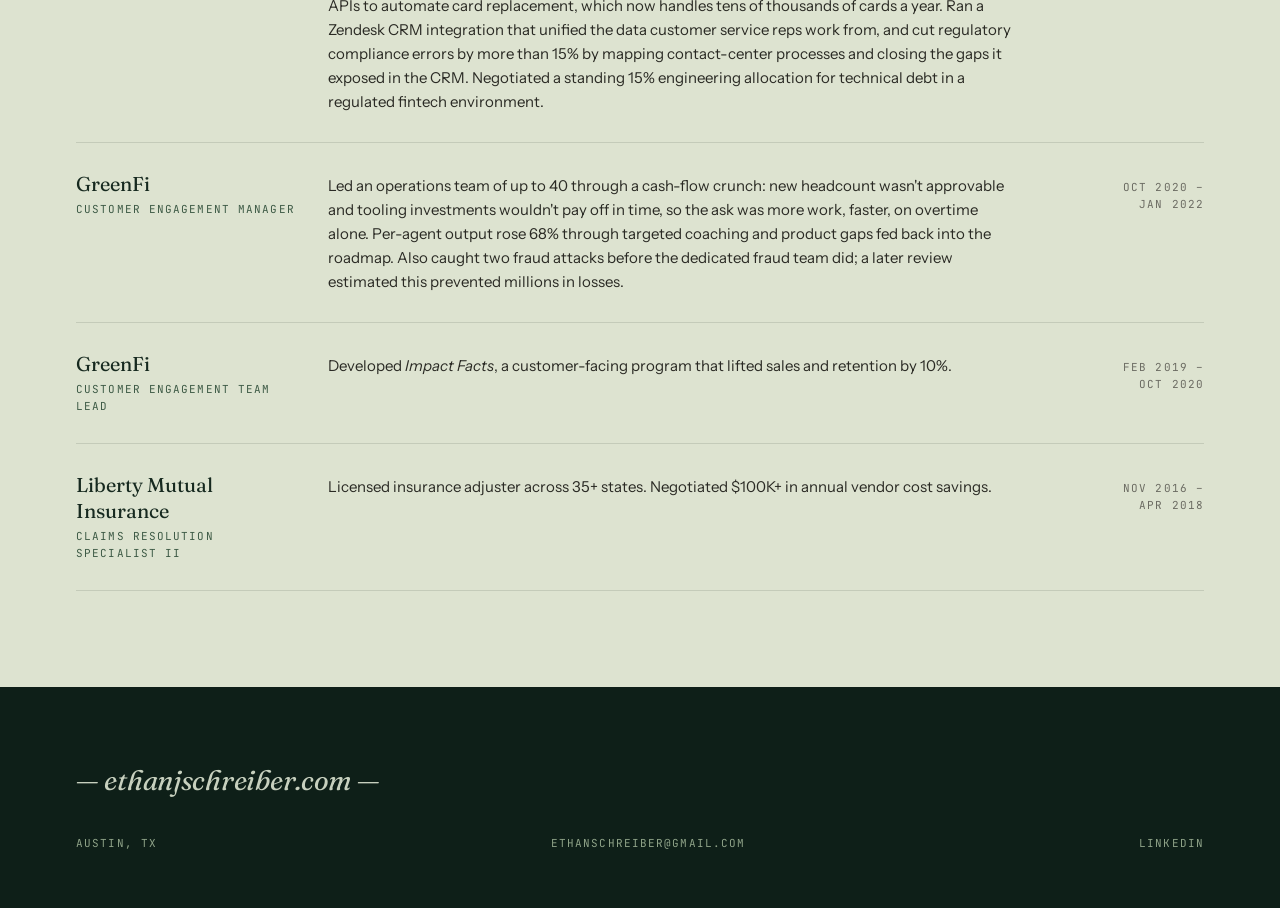
<file: work.html>
<!DOCTYPE html>
<html lang="en">
<head>
  <meta charset="UTF-8" />
  <meta name="viewport" content="width=device-width, initial-scale=1.0" />
  <meta name="description" content="Selected work by Ethan Schreiber — managing the Pega platform team at First Tech Federal Credit Union, plus internal tooling, CRM, and API work at GreenFi and others." />
  <title>Work — Ethan Schreiber</title>
  <link rel="icon" type="image/svg+xml" href="/favicon.svg">
  <link rel="preconnect" href="https://fonts.googleapis.com">
  <link rel="preconnect" href="https://fonts.gstatic.com" crossorigin>
  <link href="https://fonts.googleapis.com/css2?family=Fraunces:ital,opsz,wght@0,9..144,300;0,9..144,400;0,9..144,500;0,9..144,600;1,9..144,300;1,9..144,400&family=Instrument+Sans:wght@400;500;600&family=JetBrains+Mono:wght@400;500&display=swap" rel="stylesheet">
  <link rel="stylesheet" href="/styles.css">
</head>
<body>

<nav class="site-nav">
  <div class="wrap">
    <div class="row">
      <a href="/" class="logo">Ethan Schreiber<span class="dot">.</span></a>
      <ul>
        <li class="active"><a href="/work.html">Work</a></li>
        <li><a href="/projects.html">Personal Projects</a></li>
        <li><a href="/about.html">About</a></li>
        <li><a href="/contact.html">Contact</a></li>
      </ul>
    </div>
  </div>
</nav>

<header class="page-head">
  <div class="wrap">
    <div class="row">
      <div>
        <h1>Work</h1>
        <p class="lede">Internal tools, CRM platforms, and the teams that build them.</p>
      </div>
    </div>
  </div>
</header>

<section class="surface-tea">
  <div class="wrap">
    <div class="sec-head">
      <div class="sec-title">
        <h2>First Tech Federal Credit Union</h2>
        <p>Manager of Pega Platform Product · August 2026 – Present. Leading the team that owns Pega for a top-10 US credit union.</p>
      </div>
    </div>

    <div class="case-grid">
      <article class="case-card">
        <div class="tag-row">
          <span class="tag">Team Leadership</span>
          <span class="tag">Platform Strategy</span>
        </div>
        <h3>Managing the Pega platform team</h3>
        <p>Lead four product managers and a project manager setting Pega platform strategy across the credit union. Currently covering director-level responsibilities during a leadership vacancy.</p>
      </article>

      <article class="case-card">
        <div class="tag-row">
          <span class="tag">Team Building</span>
          <span class="tag">Change Management</span>
        </div>
        <h3>Becoming the company's go-to Pega team</h3>
        <p>Building the team into the group the rest of the company relies on for Pega design, build, and change management, so that expertise is in place as Pega use grows.</p>
      </article>

      <article class="case-card">
        <div class="tag-row">
          <span class="tag">Merger Integration</span>
          <span class="tag">Workflow</span>
        </div>
        <h3>Merger integration across 335 workflows</h3>
        <p>Leading the Pega side of a merger: reviewing 335 workflows across two legacy systems, deciding which to keep, and planning the integrations around hours saved, load time, and system stability.</p>
      </article>
    </div>
  </div>
</section>

<section class="surface-soft">
  <div class="wrap">
    <div class="sec-head">
      <div class="sec-title">
        <h2>Senior Technical Product Manager</h2>
        <p>October 2023 – August 2026. Internal platforms and integrations across Fiserv, Mastercard, Alkami, Velera, and OSG.</p>
      </div>
    </div>

    <div class="case-grid">
      <article class="case-card">
        <div class="tag-row">
          <span class="tag">API Strategy</span>
          <span class="tag">Versioning</span>
        </div>
        <h3>Decoupling legacy APIs</h3>
        <p>Split up legacy APIs that served both the member-facing app and employee tools. Decided which capabilities were safe to expose to members (read-only account data) and which had to stay internal (account closures and other sensitive changes), then set the versioning and rollout order so employee tools could ship without putting member-facing systems at risk.</p>
      </article>

      <article class="case-card">
        <div class="tag-row">
          <span class="tag">Enterprise Priority</span>
          <span class="tag">Tool Architecture</span>
        </div>
        <h3>Simplification — 9M clicks and 27,000 hours removed</h3>
        <p>Led Simplification, a top priority the CEO spoke about regularly. Traced lost employee time to how the tools were built (manual handoffs, redundant approvals, missing integrations), then automated the handoffs, connected card processing and core banking directly, and simplified the screens reps work in. Delivered 51 features in 2025, matching the output of the rest of the PM department combined, and cut more than 9 million clicks and 27,000 hours a year from internal workflows.</p>
      </article>

      <article class="case-card">
        <div class="tag-row">
          <span class="tag">Performance</span>
          <span class="tag">Business Case</span>
        </div>
        <h3>20,000 hours a year lost to slow APIs</h3>
        <p>Investigated why core internal APIs were slow (over-fetching, redundant calls, sequential requests, unoptimized database queries) and put the cost at roughly 20,000 hours of employee time a year. Built the business case, won leadership support, and led the fix, which became a top organizational priority.</p>
      </article>

      <article class="case-card">
        <div class="tag-row">
          <span class="tag">APIs</span>
          <span class="tag">Vendor Integration</span>
        </div>
        <h3>APIs for acting on member accounts</h3>
        <p>Defined requirements for the APIs employees use to make changes on a member's behalf, such as closing accounts, issuing cards, handling disputes, resetting passwords and lockouts, and retrieving documents, across Fiserv, Alkami, Velera, Mastercard, and OSG. Coordinated delivery across onshore, offshore low-code, and vendor engineering teams. Security is layered: trusted-source IP allowlisting, token-based authentication, and rate limiting.</p>
      </article>

      <article class="case-card">
        <div class="tag-row">
          <span class="tag">AI · Agents</span>
          <span class="tag">Build vs Buy</span>
        </div>
        <h3>Internal AI agent, 1,000+ daily questions</h3>
        <p>Owned product vision and delivery for an internal AI agent (Pega Knowledge Buddy) answering 1,000+ questions a day from customer service reps. Saves roughly 1,200 hours a year and got new reps up to speed faster. Built the business case, made the build-vs-buy recommendation, and worked through resistance from reps who worried AI would change their jobs.</p>
      </article>

      <article class="case-card">
        <div class="tag-row">
          <span class="tag">Operations</span>
          <span class="tag">On-call</span>
        </div>
        <h3>Production incident response</h3>
        <p>Handled production incidents on call, in systems where an outage can mean a member can't get to their money.</p>
      </article>
    </div>
  </div>
</section>

<section class="surface-tea">
  <div class="wrap">
    <div class="sec-head">
      <div class="sec-title">
        <h2>Prior roles</h2>
        <p>Fintech operations, CRM and integration work, and customer-facing roles before product.</p>
      </div>
    </div>

    <div class="line-list">
      <div class="line-item">
        <div>
          <div class="org">GreenFi <span style="color:var(--stone);font-size:14px;">(formerly Aspiration Financial)</span></div>
          <span class="role">Technical Program Manager</span>
        </div>
        <div class="summary">Shipped 14 features across internal operations and customer-facing tools, owning each from cost-benefit analysis through requirements and delivery with an international engineering team; the most recent beat its projected efficiency gains by 55%. Led integration with Galileo's core banking APIs to automate card replacement, which now handles tens of thousands of cards a year. Ran a Zendesk CRM integration that unified the data customer service reps work from, and cut regulatory compliance errors by more than 15% by mapping contact-center processes and closing the gaps it exposed in the CRM. Negotiated a standing 15% engineering allocation for technical debt in a regulated fintech environment.</div>
        <div class="when">Jan 2022 –<br/>Oct 2023</div>
      </div>

      <div class="line-item">
        <div>
          <div class="org">GreenFi</div>
          <span class="role">Customer Engagement Manager</span>
        </div>
        <div class="summary">Led an operations team of up to 40 through a cash-flow crunch: new headcount wasn't approvable and tooling investments wouldn't pay off in time, so the ask was more work, faster, on overtime alone. Per-agent output rose 68% through targeted coaching and product gaps fed back into the roadmap. Also caught two fraud attacks before the dedicated fraud team did; a later review estimated this prevented millions in losses.</div>
        <div class="when">Oct 2020 –<br/>Jan 2022</div>
      </div>

      <div class="line-item">
        <div>
          <div class="org">GreenFi</div>
          <span class="role">Customer Engagement Team Lead</span>
        </div>
        <div class="summary">Developed <em>Impact Facts</em>, a customer-facing program that lifted sales and retention by 10%.</div>
        <div class="when">Feb 2019 –<br/>Oct 2020</div>
      </div>

      <div class="line-item">
        <div>
          <div class="org">Liberty Mutual Insurance</div>
          <span class="role">Claims Resolution Specialist II</span>
        </div>
        <div class="summary">Licensed insurance adjuster across 35+ states. Negotiated $100K+ in annual vendor cost savings.</div>
        <div class="when">Nov 2016 –<br/>Apr 2018</div>
      </div>
    </div>
  </div>
</section>

<footer class="site-foot">
  <div class="wrap">
    <div class="seal">— ethanjschreiber.com —</div>
    <div class="row">
      <div>Austin, TX</div>
      <div><a href="mailto:ethanschreiber@gmail.com">ethanschreiber@gmail.com</a></div>
      <div><a href="https://www.linkedin.com/in/ethanjamesschreiber/" target="_blank" rel="noopener">LinkedIn</a></div>
    </div>
  </div>
</footer>

</body>
</html>
</file>
<file: styles.css>
:root {
  --forest: #1F3A2E;
  --forest-deep: #16291F;
  --forest-night: #0E1F18;
  --moss: #3D5A45;
  --sage: #8FA388;
  --sage-pale: #C7D0BE;
  --tea: #DDE3D0;
  --tea-soft: #E5EAD9;
  --celadon: #B8C4AE;

  --onyx: #14140F;
  --char: #2A2A24;
  --stone: #6B6B62;
  --linen: #EFE9DA;
  --bone: #F4F0E2;
  --paper: #FBF8EE;

  --amber: #B8895A;
  --amber-soft: #C9A47B;

  --font-display: 'Fraunces', 'Times New Roman', serif;
  --font-body: 'Instrument Sans', -apple-system, BlinkMacSystemFont, sans-serif;
  --font-mono: 'JetBrains Mono', 'Courier New', monospace;
}

* { margin: 0; padding: 0; box-sizing: border-box; }
html { scroll-behavior: smooth; }

body {
  background: var(--tea);
  color: var(--onyx);
  font-family: var(--font-body);
  font-size: 16px;
  line-height: 1.55;
  -webkit-font-smoothing: antialiased;
  position: relative;
  overflow-x: hidden;
  min-height: 100vh;
  display: flex;
  flex-direction: column;
}


img { max-width: 100%; display: block; }
a { color: inherit; }

.wrap {
  max-width: 1240px;
  margin: 0 auto;
  padding: 0 56px;
  width: 100%;
}

.surface-tea { background: var(--tea); color: var(--onyx); }
.surface-soft { background: var(--tea-soft); color: var(--onyx); }
.surface-forest { background: var(--forest); color: var(--linen); }
.surface-night { background: var(--forest-night); color: var(--linen); }

.surface-tea, .surface-soft { --border: rgba(20,30,20,0.14); }
.surface-forest, .surface-night { --border: rgba(239,233,218,0.18); }

/* ─── Site nav ─────────────────────────────────────────── */
.site-nav {
  background: var(--tea);
  padding: 28px 0;
  border-bottom: 1px solid rgba(20,30,20,0.1);
}
.site-nav .row {
  display: flex;
  justify-content: space-between;
  align-items: center;
  gap: 32px;
}
.site-nav .logo {
  font-family: var(--font-display);
  font-size: 22px;
  font-style: italic;
  font-weight: 400;
  color: var(--forest-deep);
  text-decoration: none;
  letter-spacing: -0.01em;
}
.site-nav .logo .dot { color: var(--amber); }
.site-nav ul { list-style: none; display: flex; gap: 36px; }
.site-nav li a {
  font-family: var(--font-body);
  font-size: 13px;
  color: var(--char);
  text-decoration: none;
  position: relative;
  padding-bottom: 6px;
  letter-spacing: 0.01em;
}
.site-nav li a::after {
  content: '';
  position: absolute;
  bottom: 0; left: 0;
  width: 0; height: 1px;
  background: var(--forest);
  transition: width 0.3s;
}
.site-nav li a:hover::after { width: 100%; }
.site-nav li.active a { color: var(--forest-deep); font-weight: 500; }
.site-nav li.active a::after { width: 100%; }

/* ─── Hero ─────────────────────────────────────────────── */
.hero {
  padding: 140px 0 160px;
  background: var(--forest);
  color: var(--linen);
  position: relative;
  overflow: hidden;
}
.hero::after {
  content: '';
  position: absolute;
  top: -20%;
  right: -10%;
  width: 60%;
  height: 80%;
  background: radial-gradient(ellipse at center, rgba(168,184,138,0.12) 0%, transparent 60%);
  pointer-events: none;
}
.hero .meta {
  font-family: var(--font-mono);
  font-size: 11px;
  letter-spacing: 0.12em;
  text-transform: uppercase;
  color: var(--sage);
  margin-bottom: 36px;
  display: flex;
  gap: 24px;
  flex-wrap: wrap;
  position: relative;
  z-index: 2;
}
.hero h1 {
  font-family: var(--font-display);
  font-weight: 300;
  font-size: clamp(56px, 9vw, 132px);
  line-height: 0.95;
  letter-spacing: -0.025em;
  color: var(--linen);
  font-variation-settings: "opsz" 144, "SOFT" 100;
  position: relative;
  z-index: 2;
}
.hero h1 em { font-style: italic; font-weight: 400; color: var(--sage-pale); }
.hero .lede {
  margin-top: 48px;
  max-width: 620px;
  font-family: var(--font-display);
  font-weight: 300;
  font-style: italic;
  font-size: 22px;
  line-height: 1.5;
  color: var(--sage-pale);
  position: relative;
  z-index: 2;
}
.hero .signature {
  margin-top: 56px;
  display: flex;
  align-items: center;
  gap: 14px;
  font-family: var(--font-mono);
  font-size: 11px;
  letter-spacing: 0.1em;
  text-transform: uppercase;
  color: var(--sage);
  position: relative;
  z-index: 2;
}
.hero .signature::before { content: ''; width: 40px; height: 1px; background: var(--sage); }

.corner-mark {
  position: absolute;
  top: 60px;
  right: 56px;
  font-family: var(--font-display);
  font-style: italic;
  font-size: 14px;
  color: var(--sage);
  opacity: 0.7;
  z-index: 2;
}

/* ─── Page header (non-hero pages) ─────────────────────── */
.page-head {
  padding: 88px 0 56px;
  border-bottom: 1px solid rgba(20,30,20,0.1);
}
.page-head h1 {
  font-family: var(--font-display);
  font-weight: 300;
  font-size: clamp(44px, 7vw, 80px);
  line-height: 1;
  letter-spacing: -0.025em;
  color: var(--forest-deep);
}
.page-head h1 em { font-style: italic; font-weight: 400; color: var(--moss); }
.page-head .lede {
  margin-top: 24px;
  max-width: 620px;
  font-family: var(--font-display);
  font-style: italic;
  font-weight: 300;
  font-size: 20px;
  line-height: 1.5;
  color: var(--char);
}

/* ─── Sections ─────────────────────────────────────────── */
section { padding: 96px 0; }
section + section { border-top: 1px solid var(--border); }
.surface-forest + .surface-forest, .surface-night + .surface-night { border-top-color: rgba(239,233,218,0.1); }

.sec-head {
  display: grid;
  grid-template-columns: 1fr;
  gap: 40px;
  align-items: baseline;
  margin-bottom: 64px;
}

.sec-title h2 {
  font-family: var(--font-display);
  font-weight: 400;
  font-size: clamp(32px, 4.5vw, 48px);
  line-height: 1.05;
  letter-spacing: -0.02em;
  color: var(--forest-deep);
}
.sec-title h2 em { font-style: italic; color: var(--moss); }
.surface-forest .sec-title h2, .surface-night .sec-title h2 { color: var(--linen); }
.surface-forest .sec-title h2 em, .surface-night .sec-title h2 em { color: var(--sage-pale); }

.sec-title p {
  margin-top: 18px;
  font-size: 16px;
  max-width: 620px;
  color: var(--char);
  line-height: 1.6;
}
.surface-forest .sec-title p, .surface-night .sec-title p { color: var(--sage-pale); }

/* ─── Buttons ──────────────────────────────────────────── */
.btn {
  display: inline-flex;
  align-items: center;
  gap: 10px;
  padding: 14px 28px;
  font-family: var(--font-body);
  font-size: 14px;
  font-weight: 500;
  letter-spacing: 0.02em;
  border-radius: 999px;
  cursor: pointer;
  border: none;
  transition: all 0.3s cubic-bezier(0.2, 0.8, 0.2, 1);
  text-decoration: none;
}
.btn-primary { background: var(--forest); color: var(--linen); }
.btn-primary:hover { background: var(--forest-deep); transform: translateY(-1px); }
.btn-primary .arrow { width: 14px; height: 14px; transition: transform 0.3s; }
.btn-primary:hover .arrow { transform: translate(2px, -2px); }

.btn-ghost { background: transparent; color: var(--forest-deep); border: 1px solid var(--forest-deep); }
.btn-ghost:hover { background: var(--forest-deep); color: var(--linen); }

.btn-text {
  background: transparent;
  color: var(--forest-deep);
  padding: 8px 0;
  border-bottom: 1px solid var(--forest-deep);
  border-radius: 0;
}
.surface-forest .btn-text, .surface-night .btn-text {
  color: var(--linen);
  border-bottom-color: var(--linen);
}

/* ─── Case cards (work) ────────────────────────────────── */
.case-grid {
  display: grid;
  grid-template-columns: repeat(2, 1fr);
  gap: 24px;
}
.case-card {
  background: var(--paper);
  padding: 36px;
  border: 1px solid rgba(20,30,20,0.1);
  transition: border-color 0.3s, transform 0.3s;
  display: flex;
  flex-direction: column;
}
.case-card:hover { border-color: var(--forest); transform: translateY(-2px); }
.case-card .tag-row { display: flex; gap: 8px; margin-bottom: 24px; flex-wrap: wrap; }
.case-card .tag {
  font-family: var(--font-mono);
  font-size: 10px;
  padding: 4px 10px;
  border: 1px solid var(--moss);
  color: var(--moss);
  border-radius: 99px;
  letter-spacing: 0.08em;
  text-transform: uppercase;
}
.case-card h3 {
  font-family: var(--font-display);
  font-weight: 400;
  font-size: 26px;
  color: var(--forest-deep);
  line-height: 1.2;
  margin-bottom: 16px;
  letter-spacing: -0.01em;
}
.case-card p { color: var(--char); font-size: 15px; line-height: 1.65; margin-bottom: 16px; }
.case-card p:last-of-type { margin-bottom: 0; }
.case-card .stat {
  font-family: var(--font-display);
  font-style: italic;
  font-size: 18px;
  color: var(--moss);
  margin-top: auto;
  padding-top: 20px;
  border-top: 1px dotted rgba(20,30,20,0.18);
}

/* ─── Featured project (single) ────────────────────────── */
.feature-project {
  display: grid;
  grid-template-columns: 1fr 1fr;
  gap: 60px;
  align-items: start;
}
.feature-project .lead {
  font-family: var(--font-display);
  font-weight: 300;
  font-size: clamp(28px, 3.5vw, 38px);
  line-height: 1.15;
  color: var(--forest-deep);
  letter-spacing: -0.015em;
  margin-bottom: 32px;
}
.feature-project .lead em { font-style: italic; color: var(--moss); }
.feature-project .body p {
  font-size: 16px;
  line-height: 1.7;
  color: var(--char);
  margin-bottom: 18px;
}
.feature-project .meta-row {
  margin-top: 32px;
  padding-top: 24px;
  border-top: 1px solid rgba(20,30,20,0.12);
  display: flex;
  gap: 32px;
  flex-wrap: wrap;
  font-family: var(--font-mono);
  font-size: 11px;
  letter-spacing: 0.1em;
  text-transform: uppercase;
  color: var(--moss);
}
.feature-project .meta-row .key { color: var(--stone); display: block; margin-bottom: 4px; }

/* ─── Line items (earlier roles, lists) ────────────────── */
.line-list { border-top: 1px solid rgba(20,30,20,0.12); }
.line-item {
  display: grid;
  grid-template-columns: 220px 1fr 160px;
  gap: 32px;
  padding: 28px 0;
  border-bottom: 1px solid rgba(20,30,20,0.12);
  align-items: baseline;
}
.line-item .org {
  font-family: var(--font-display);
  font-size: 20px;
  color: var(--forest-deep);
  line-height: 1.3;
}
.line-item .role {
  font-family: var(--font-mono);
  font-size: 11px;
  letter-spacing: 0.1em;
  text-transform: uppercase;
  color: var(--moss);
  margin-top: 4px;
  display: block;
}
.line-item .summary { font-size: 15px; line-height: 1.6; color: var(--char); }
.line-item .when {
  font-family: var(--font-mono);
  font-size: 11px;
  letter-spacing: 0.1em;
  color: var(--stone);
  text-transform: uppercase;
  text-align: right;
}

/* ─── About page ───────────────────────────────────────── */
.about-grid {
  display: grid;
  grid-template-columns: 1fr 1.3fr;
  gap: 72px;
  align-items: start;
}
.about-photo {
  aspect-ratio: 4/5;
  background: var(--moss);
  overflow: hidden;
  position: relative;
}
.about-photo img { width: 100%; height: 100%; object-fit: cover; }

.prose p {
  font-size: 17px;
  line-height: 1.7;
  color: var(--char);
  margin-bottom: 22px;
  max-width: 60ch;
}
.prose p:first-child::first-line {
  font-family: var(--font-display);
  font-style: italic;
  font-size: 19px;
  color: var(--forest-deep);
}
.prose p strong { font-weight: 600; color: var(--forest-deep); }

.about-meta {
  margin-top: 48px;
  padding-top: 32px;
  border-top: 1px solid rgba(20,30,20,0.12);
  display: grid;
  grid-template-columns: repeat(2, 1fr);
  gap: 32px;
}
.about-meta .item .key {
  font-family: var(--font-mono);
  font-size: 11px;
  letter-spacing: 0.1em;
  text-transform: uppercase;
  color: var(--amber);
  margin-bottom: 8px;
  display: block;
}
.about-meta .item .val {
  font-family: var(--font-display);
  font-size: 18px;
  color: var(--forest-deep);
  line-height: 1.4;
}

/* ─── Contact page ─────────────────────────────────────── */
.contact-block {
  display: grid;
  grid-template-columns: 1fr 1fr;
  gap: 60px;
  align-items: start;
  margin-top: 32px;
}
.contact-block .pull {
  font-family: var(--font-display);
  font-weight: 300;
  font-size: clamp(34px, 4.5vw, 52px);
  line-height: 1.05;
  color: var(--forest-deep);
  letter-spacing: -0.02em;
}
.contact-block .pull em { font-style: italic; color: var(--moss); }
.contact-block .channels { display: flex; flex-direction: column; gap: 32px; }
.contact-block .channel .label {
  font-family: var(--font-mono);
  font-size: 11px;
  letter-spacing: 0.12em;
  text-transform: uppercase;
  color: var(--moss);
  margin-bottom: 8px;
  display: block;
}
.contact-block .channel a {
  font-family: var(--font-display);
  font-size: 26px;
  color: var(--forest-deep);
  text-decoration: none;
  border-bottom: 1px solid var(--forest-deep);
  padding-bottom: 4px;
  display: inline-block;
  transition: color 0.3s, border-color 0.3s;
  letter-spacing: -0.005em;
}
.contact-block .channel a:hover { color: var(--amber); border-bottom-color: var(--amber); }

/* ─── Home: intro + work teaser ────────────────────────── */
.intro-grid {
  display: grid;
  grid-template-columns: 1fr 1fr;
  gap: 40px;
  align-items: start;
}
.intro-grid .pull {
  font-family: var(--font-display);
  font-weight: 300;
  font-size: clamp(28px, 3.6vw, 40px);
  line-height: 1.1;
  color: var(--forest-deep);
  letter-spacing: -0.02em;
}
.intro-grid .pull em { font-style: italic; color: var(--moss); }
.intro-grid .body p {
  font-size: 16px;
  line-height: 1.7;
  color: var(--char);
  margin-bottom: 16px;
}

/* ─── Home: full-bleed image strip ─────────────────────── */
.image-strip {
  width: 100%;
  height: clamp(360px, 60vh, 620px);
  overflow: hidden;
  position: relative;
}
.image-strip img {
  width: 100%;
  height: 100%;
  object-fit: cover;
  display: block;
}
.image-strip .caption {
  position: absolute;
  bottom: 24px;
  left: 56px;
  font-family: var(--font-mono);
  font-size: 11px;
  letter-spacing: 0.12em;
  text-transform: uppercase;
  color: var(--linen);
  background: rgba(14, 31, 24, 0.55);
  padding: 8px 14px;
  backdrop-filter: blur(4px);
}
@media (max-width: 900px) {
  .image-strip .caption { left: 28px; bottom: 16px; }
}

/* ─── Project screenshot ───────────────────────────────── */
.project-shot {
  margin-top: 48px;
  padding-top: 48px;
  border-top: 1px solid rgba(20,30,20,0.12);
}
.project-shot .label {
  font-family: var(--font-mono);
  font-size: 11px;
  letter-spacing: 0.12em;
  text-transform: uppercase;
  color: var(--moss);
  margin-bottom: 20px;
  display: block;
}
.project-shot .frame {
  display: block;
  background: var(--paper);
  border: 1px solid rgba(20,30,20,0.1);
  overflow: hidden;
  box-shadow: 0 30px 80px rgba(20, 30, 20, 0.12);
}
.project-shot a.frame { color: inherit; text-decoration: none; }
.project-shot .frame img {
  width: 100%;
  display: block;
}
.project-shot .frame .placeholder {
  aspect-ratio: 16 / 9;
  display: grid;
  place-items: center;
  background:
    repeating-linear-gradient(
      45deg,
      rgba(20,30,20,0.04),
      rgba(20,30,20,0.04) 12px,
      transparent 12px,
      transparent 24px
    );
  font-family: var(--font-mono);
  font-size: 11px;
  letter-spacing: 0.1em;
  text-transform: uppercase;
  color: var(--stone);
  text-align: center;
  padding: 24px;
}

/* ─── Travel entries + gallery ─────────────────────────── */
.travel-entry { margin-bottom: 24px; }
.travel-entry .meta {
  font-family: var(--font-mono);
  font-size: 11px;
  letter-spacing: 0.12em;
  text-transform: uppercase;
  color: var(--moss);
  margin-bottom: 20px;
}
.travel-entry .body {
  max-width: 64ch;
}
.travel-entry .body p {
  font-family: var(--font-display);
  font-weight: 300;
  font-size: 19px;
  line-height: 1.6;
  color: var(--char);
  margin-bottom: 18px;
}
.travel-entry .links {
  list-style: none;
  display: flex;
  gap: 24px;
  flex-wrap: wrap;
  margin-top: 24px;
}
.travel-entry .links a {
  font-family: var(--font-mono);
  font-size: 11px;
  font-weight: 500;
  letter-spacing: 0.14em;
  text-transform: uppercase;
  color: var(--moss);
  text-decoration: none;
  border-bottom: 1px solid transparent;
  padding-bottom: 2px;
  transition: color 0.3s, border-color 0.3s;
}
.travel-entry .links a:hover { color: var(--amber); border-bottom-color: var(--amber); }

.van-gallery {
  margin-top: 48px;
  columns: 1;
  column-gap: 16px;
}
.van-gallery figure {
  margin: 0 0 16px;
  break-inside: avoid;
  background: var(--bone);
}
.van-gallery img {
  width: 100%;
  height: auto;
  display: block;
}
@media (min-width: 640px)  { .van-gallery { columns: 2; } }
@media (min-width: 960px)  { .van-gallery { columns: 3; } }
@media (min-width: 1200px) { .van-gallery { columns: 4; } }

/* ─── Footer ───────────────────────────────────────────── */
footer.site-foot {
  padding: 72px 0 56px;
  background: var(--forest-night);
  color: var(--sage);
  margin-top: auto;
}
footer.site-foot .seal {
  font-family: var(--font-display);
  font-style: italic;
  font-size: 28px;
  color: var(--sage-pale);
  letter-spacing: -0.01em;
  margin-bottom: 32px;
}
footer.site-foot .row {
  display: flex;
  justify-content: space-between;
  align-items: baseline;
  font-family: var(--font-mono);
  font-size: 11px;
  letter-spacing: 0.1em;
  text-transform: uppercase;
  gap: 24px;
  flex-wrap: wrap;
}
footer.site-foot a { color: inherit; text-decoration: none; border-bottom: 1px solid transparent; transition: border-color 0.3s; }
footer.site-foot a:hover { border-bottom-color: var(--sage); }

/* ─── Animations ───────────────────────────────────────── */
@keyframes fadeUp {
  from { opacity: 0; transform: translateY(20px); }
  to { opacity: 1; transform: translateY(0); }
}
.hero h1, .hero .lede, .hero .meta, .hero .signature {
  animation: fadeUp 1.1s cubic-bezier(0.2, 0.8, 0.2, 1) backwards;
}
.hero .meta { animation-delay: 0.1s; }
.hero h1 { animation-delay: 0.2s; }
.hero .lede { animation-delay: 0.5s; }
.hero .signature { animation-delay: 0.7s; }

/* ─── Responsive ───────────────────────────────────────── */
@media (max-width: 900px) {
  .wrap { padding: 0 28px; }
  .site-nav { padding: 20px 0; }
  .site-nav ul { gap: 20px; }
  .hero { padding: 96px 0 110px; }
  .corner-mark { display: none; }
  .case-grid { grid-template-columns: 1fr; }
  .feature-project { grid-template-columns: 1fr; gap: 40px; }
  .about-grid { grid-template-columns: 1fr; gap: 40px; }
  .about-photo { aspect-ratio: 1/1; }
  .about-meta { grid-template-columns: 1fr; gap: 20px; }
  .contact-block { grid-template-columns: 1fr; gap: 40px; }
  .intro-grid { grid-template-columns: 1fr; }
  .line-item { grid-template-columns: 1fr; gap: 6px; }
  .line-item .when { text-align: left; }
}

@media (max-width: 600px) {
  .site-nav .row { flex-direction: column; align-items: flex-start; gap: 16px; }
  .site-nav ul { flex-wrap: wrap; gap: 16px 24px; }
  .hero .meta { flex-direction: column; gap: 8px; }
  footer.site-foot .row { flex-direction: column; align-items: flex-start; gap: 12px; }
}
</file>
